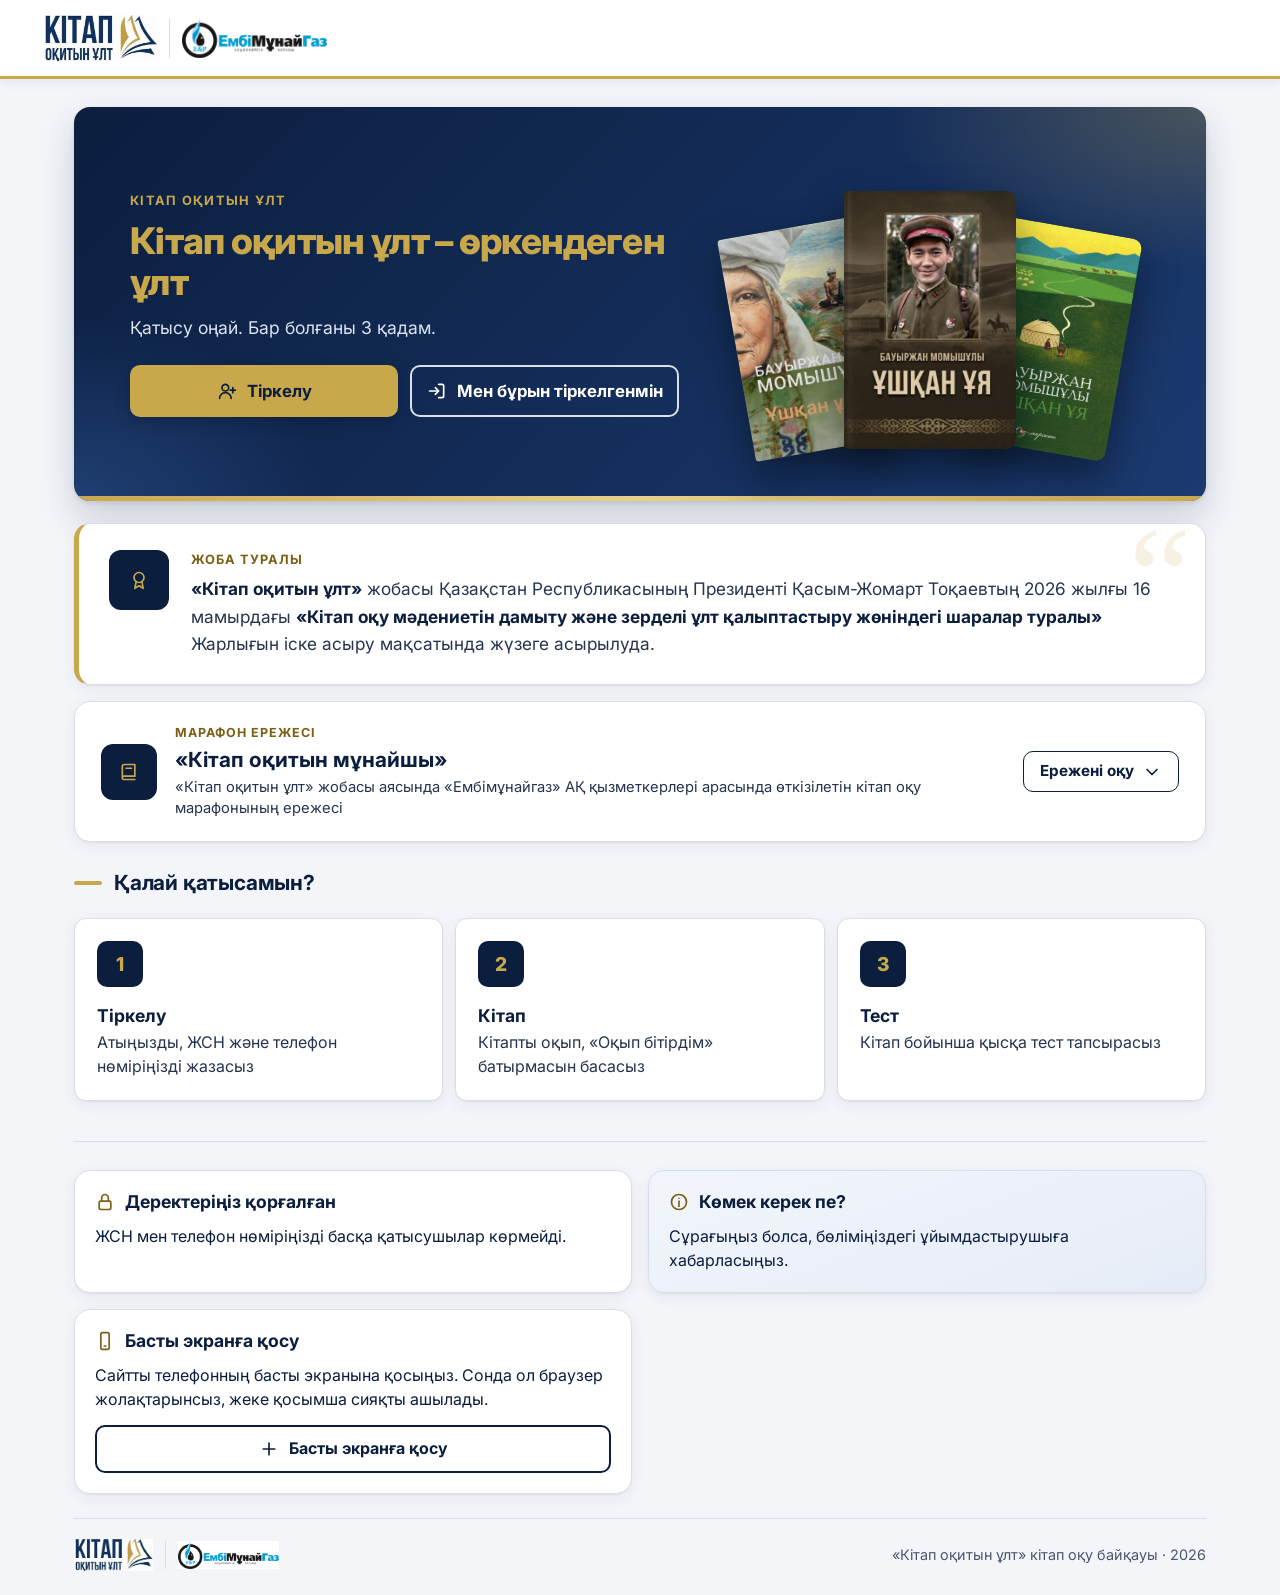
<file: index.html>
<!doctype html>
<html lang="kk">
<head>
  <meta charset="utf-8">
  <meta name="viewport" content="width=device-width, initial-scale=1, viewport-fit=cover">
  <meta name="theme-color" content="#FFFFFF">
  <meta name="description" content="Кітап оқу байқауы: тіркеліңіз, кітапты оқыңыз, тест тапсырыңыз.">
  <title>Кітап оқу байқауы</title>
  <link rel="icon" href="data:image/svg+xml,%3Csvg xmlns='http://www.w3.org/2000/svg' viewBox='0 0 32 32'%3E%3Crect width='32' height='32' rx='9' fill='%230B1E3E'/%3E%3Cpath d='M9 22V10a2 2 0 0 1 2-2h12v12H11a2 2 0 0 0 0 4h12' fill='none' stroke='%23fff' stroke-width='2.4' stroke-linecap='round' stroke-linejoin='round'/%3E%3C/svg%3E">
  <!-- Inter: Google Fonts css2 қазақ әріптеріне керек cyrillic және cyrillic-ext бөліктерін өзі қосады -->
  <link rel="preconnect" href="https://fonts.googleapis.com">
  <link rel="preconnect" href="https://fonts.gstatic.com" crossorigin>
  <link href="https://fonts.googleapis.com/css2?family=Inter:wght@400;500;600;700;800&display=swap" rel="stylesheet">
  <link rel="stylesheet" href="css/style.css">
  <link rel="manifest" href="manifest.json">
  <link rel="apple-touch-icon" href="img/icon-180.png">
  <meta name="mobile-web-app-capable" content="yes">
  <meta name="apple-mobile-web-app-capable" content="yes">
  <meta name="apple-mobile-web-app-title" content="Кітап оқу">
  <meta name="apple-mobile-web-app-status-bar-style" content="default">
</head>
<body data-page="home" class="guest">
  <header class="site-header" id="topbar"></header>

  <div class="app">

    <main class="main">

      <!-- 1. Қонақ: бастапқы бет -->
      <section id="view-welcome" hidden>
        <div class="welcome">
          <div class="hero reveal">
            <div class="hero-copy">
              <p class="hero-eyebrow" data-bind="title">Кітап оқу байқауы</p>
              <h1><span>Кітап оқитын ұлт – өркендеген ұлт</span></h1>
              <p class="hero-lead">Қатысу оңай. Бар болғаны 3 қадам.</p>
              <div class="alert alert-warn" id="reg-closed" hidden><i data-icon="info"></i><span>Тіркелу қазір жабық. Бұрын тіркелген болсаңыз, төмендегі батырма арқылы кіріңіз.</span></div>
              <div class="hero-actions">
                <button type="button" class="btn btn-gold btn-xl" data-go="register"><i data-icon="userplus"></i><span>Тіркелу</span></button>
                <button type="button" class="btn btn-outline-light btn-xl" data-go="login"><i data-icon="login"></i><span>Мен бұрын тіркелгенмін</span></button>
              </div>
            </div>
            <div class="hero-art" id="hero-art" aria-hidden="true"></div>
          </div>
          <div class="reveal" id="decree-slot"></div>
          <div class="reveal" id="rules-slot"></div>
          <h2 class="section-title reveal">Қалай қатысамын?</h2>
          <ol class="howto reveal">
            <li><span class="num">1</span><div><b>Тіркелу</b><span class="txt">Атыңызды, ЖСН және телефон нөміріңізді жазасыз</span></div></li>
            <li><span class="num">2</span><div><b>Кітап</b><span class="txt">Кітапты оқып, «Оқып бітірдім» батырмасын басасыз</span></div></li>
            <li><span class="num">3</span><div><b>Тест</b><span class="txt">Кітап бойынша қысқа тест тапсырасыз</span></div></li>
          </ol>
        </div>
      </section>

      <!-- 2. Тіркелу -->
      <section id="view-register" hidden>
        <form id="reg-form" class="card form reveal" novalidate>
          <button type="button" class="back-link" data-go="welcome"><i data-icon="arrowleft"></i><span>Артқа</span></button>
          <div><div class="step-pill"><b>1/3</b><span>Тіркелу</span></div></div>
          <h1>Тіркелу</h1>
          <p class="lead">Төмендегі 4 жолды толтырыңыз.</p>

          <div class="field" data-field="fullName">
            <label for="f-name">1. Аты-жөніңіз</label>
            <p class="hint">Тегі, аты, әкесінің аты</p>
            <input class="input" id="f-name" type="text" autocomplete="name" autocapitalize="words" maxlength="100" placeholder="Серікұлы Нұрлан Асқарұлы">
            <p class="error" role="alert"></p>
          </div>

          <div class="field" data-field="workplace">
            <label for="f-wp">2. Жұмыс орныңыз</label>
            <select class="input select" id="f-wp"><option value="">— Тізімнен таңдаңыз —</option></select>
            <p class="error" role="alert"></p>
          </div>
          <div class="field" data-field="workplaceOther" hidden>
            <label for="f-wp-other">Жұмыс орныңыздың атауы</label>
            <input class="input" id="f-wp-other" type="text" maxlength="100">
            <p class="error" role="alert"></p>
          </div>

          <div class="field" data-field="iin">
            <label for="f-iin">3. ЖСН</label>
            <p class="hint">Жеке куәлігіңіздегі 12 сан</p>
            <div class="input-wrap">
              <input class="input input-num" id="f-iin" type="text" inputmode="numeric" pattern="[0-9]*" autocomplete="off" maxlength="12" placeholder="12 сан">
              <span class="counter" id="iin-counter" aria-hidden="true">0/12</span>
            </div>
            <p class="error" role="alert"></p>
          </div>

          <div class="field" data-field="phone">
            <label for="f-phone">4. Телефон нөміріңіз</label>
            <input class="input input-num" id="f-phone" type="tel" inputmode="numeric" autocomplete="tel" placeholder="+7 (7__) ___-__-__">
            <p class="error" role="alert"></p>
          </div>

          <div class="field" data-field="consent">
            <label class="check">
              <input type="checkbox" id="f-consent">
              <span class="box"><i data-icon="check"></i></span>
              <span>Деректерімді байқау мақсатында өңдеуге келісемін</span>
            </label>
            <p class="error" role="alert"></p>
          </div>

          <p class="form-error" id="reg-error" role="alert" hidden></p>
          <button type="submit" class="btn btn-primary btn-xl"><i data-icon="check"></i><span>Тіркелу</span></button>
        </form>
      </section>

      <!-- 3. ЖСН арқылы қайта кіру -->
      <section id="view-login" hidden>
        <form id="login-form" class="card form reveal" novalidate>
          <button type="button" class="back-link" data-go="welcome"><i data-icon="arrowleft"></i><span>Артқа</span></button>
          <h1>Қайта кіру</h1>
          <p class="lead">Тіркелген кезде жазған ЖСН-ді енгізіңіз.</p>

          <div class="field" data-field="loginIin">
            <label for="l-iin">ЖСН</label>
            <p class="hint">Жеке куәлігіңіздегі 12 сан</p>
            <div class="input-wrap">
              <input class="input input-num" id="l-iin" type="text" inputmode="numeric" pattern="[0-9]*" autocomplete="off" maxlength="12" placeholder="12 сан">
              <span class="counter" id="l-iin-counter" aria-hidden="true">0/12</span>
            </div>
            <p class="error" role="alert"></p>
          </div>

          <p class="form-error" id="login-error" role="alert" hidden></p>
          <div class="stack">
            <button type="submit" class="btn btn-primary btn-xl"><i data-icon="login"></i><span>Кіру</span></button>
            <button type="button" class="btn btn-secondary" data-go="register"><i data-icon="userplus"></i><span>Мен әлі тіркелмегенмін</span></button>
          </div>
        </form>
      </section>

      <!-- Жоба туралы блок: бастапқы бетте де, қатысушының басты бетінде де көрсетіледі -->
      <template id="decree-tpl">
        <section class="decree" aria-labelledby="decree-title">
          <div class="decree-mark" aria-hidden="true"><i data-icon="award"></i></div>
          <div>
            <p class="decree-eyebrow" id="decree-title">Жоба туралы</p>
            <p class="decree-text"><b>«Кітап оқитын ұлт»</b> жобасы Қазақстан Республикасының Президенті Қасым-Жомарт Тоқаевтың 2026 жылғы 16 мамырдағы <b>«Кітап оқу мәдениетін дамыту және зерделі ұлт қалыптастыру жөніндегі шаралар туралы»</b> Жарлығын іске асыру мақсатында жүзеге асырылуда.</p>
          </div>
        </section>
      </template>

      <!-- «Кітап оқитын мұнайшы» марафонының ережесі: басты бетте ашылып-жиналады -->
      <template id="rules-tpl">
        <section class="rules" aria-labelledby="rules-title">
          <details class="rules-main">
            <summary class="rules-head">
              <span class="rules-mark" aria-hidden="true"><i data-icon="book"></i></span>
              <span class="rules-titles">
                <span class="rules-eyebrow">Марафон ережесі</span>
                <b class="rules-title" id="rules-title">«Кітап оқитын мұнайшы»</b>
                <span class="rules-sub">«Кітап оқитын ұлт» жобасы аясында «Ембімұнайгаз» АҚ қызметкерлері арасында өткізілетін кітап оқу марафонының ережесі</span>
              </span>
              <span class="rules-toggle"><span class="when-closed">Ережені оқу</span><span class="when-open">Жабу</span><i data-icon="chevron-down"></i></span>
            </summary>
            <div class="rules-content">
          <details class="rules-sec"><summary><span class="rules-num">1</span><span>Жалпы ережелер</span><i data-icon="chevron-down"></i></summary><div class="rules-body">
            <p><b class="rules-pt">1.1.</b> «Кітап оқитын мұнайшы» кітап оқу марафоны (бұдан әрі – Марафон) «Кітап оқитын ұлт» жобасы аясында «Ембімұнайгаз» АҚ қызметкерлерінің кітап оқуға қызығушылығын арттыру, ұжымда оқу мәдениетін қалыптастыру және рухани-интеллектуалдық дамуына ықпал ету мақсатында ұйымдастырылады.</p>
            <p><b class="rules-pt">1.2.</b> Марафонға «Ембімұнайгаз» АҚ-ның барлық құрылымдық бөлімшелері мен орталық аппаратының қызметкерлері қатыса алады.</p>
            <p><b class="rules-pt">1.3.</b> Марафонның өткізілу мерзімі мен кезеңдерінің нақты күндерін ұйымдастыру комиссиясы белгілейді және қатысушыларға алдын ала хабарлайды.</p>
            <p><b class="rules-pt">1.4.</b> Марафон аясында оқылатын шығарма ұйымдастырушылар тарапынан белгіленіп, қатысушыларға алдын ала жарияланады.</p>
            <p><b class="rules-pt">1.5.</b> Марафон екі кезеңнен тұрады: бірінші кезең – онлайн іріктеу тестілеуі, екінші кезең – сараптау алқасының қатысуымен өткізілетін офлайн ауызша сынақ.</p>
            <p><b class="rules-pt">1.6.</b> Марафонға қатысу ерікті және тегін.</p>
            <p><b class="rules-pt">1.7.</b> Марафонның ұйымдастырушысы – «Ембімұнайгаз» АҚ.</p>
          </div></details>
          <details class="rules-sec"><summary><span class="rules-num">2</span><span>Марафонның мақсаты мен міндеттері</span><i data-icon="chevron-down"></i></summary><div class="rules-body">
            <p><b class="rules-pt">2.1.</b> Мақсаты:</p>
            <p>Мұнайшылар арасында кітап оқу мәдениетін дамыту, көркем әдебиет арқылы ұлттық құндылықтарды насихаттау, қызметкерлердің зияткерлік және рухани әлеуетін арттыру.</p>
            <p><b class="rules-pt">2.2.</b> Міндеттері:</p>
            <ul>
              <li>Қызметкерлерді жүйелі кітап оқуға ынталандыру</li>
              <li>Ұжымда әдебиетке қызығушылық танытатын белсенді оқырмандар ортасын қалыптастыру</li>
              <li>Ұлттық тәрбие, отбасылық құндылықтар, адамгершілік және отаншылдық идеяларын дәріптеу</li>
              <li>Құрылымдық бөлімшелер арасында рухани-танымдық бәсекелестік қалыптастыру</li>
              <li>Белсенді оқырмандарды анықтап, ынталандыру</li>
              <li>Кітап оқуды компанияның корпоративтік мәдениетінің бір бөлігіне айналдыру</li>
            </ul>
          </div></details>
          <details class="rules-sec"><summary><span class="rules-num">3</span><span>Қатысушылар және тіркелу тәртібі</span><i data-icon="chevron-down"></i></summary><div class="rules-body">
            <p><b class="rules-pt">3.1.</b> Марафонға компанияның барлық қызметкерлері еңбек өтіліне, жасына және атқаратын қызметіне қарамастан қатыса алады.</p>
            <p><b class="rules-pt">3.2.</b> Қатысушылар ұйымдастырушылар ұсынған арнайы онлайн платформа арқылы тіркеледі.</p>
            <p><b class="rules-pt">3.3.</b> Тіркелу барысында қатысушы мына мәліметтерді көрсетеді:</p>
            <ul>
              <li>Аты-жөні</li>
              <li>Құрылымдық бөлімшесі немесе басқармасы</li>
              <li>Байланыс телефоны</li>
            </ul>
            <p><b class="rules-pt">3.4.</b> Әр қызметкер марафонға бір рет қана тіркеле алады. Қайталанған тіркеулер есепке алынбайды.</p>
            <p><b class="rules-pt">3.5.</b> Қатысушылар шығарманы қағаз немесе электрондық форматта оқи алады.</p>
            <p><b class="rules-pt">3.6.</b> Әр құрылымдық бөлімше қызметкерлерінің марафонға қатысуын ұйымдастыруға және ақпараттандыруға жауапты тұлға белгілейді.</p>
            <p><b class="rules-pt">3.7.</b> Қатысушылардың жеке деректері марафонды ұйымдастыру, нәтижелерді есептеу және марапаттау мақсатында қолданыстағы заңнама талаптарына сәйкес өңделеді.</p>
          </div></details>
          <details class="rules-sec"><summary><span class="rules-num">4</span><span>Марафонның өткізілу тәртібі</span><i data-icon="chevron-down"></i></summary><div class="rules-body">
            <h4>4.1. Бірінші кезең – онлайн іріктеу тестілеуі</h4>
            <p><b class="rules-pt">4.1.1.</b> Бірінші кезеңге онлайн платформада тіркелген барлық қатысушылар жіберіледі.</p>
            <p><b class="rules-pt">4.1.2.</b> Тестілеу арнайы онлайн платформада өткізіледі. Қатысушылар тест тапсырмаларын жеке электрондық құрылғылары арқылы орындайды.</p>
            <p><b class="rules-pt">4.1.3.</b> Тест сұрақтары марафон аясында оқуға ұсынылған шығарманың мазмұны негізінде әзірленеді.</p>
            <p><b class="rules-pt">4.1.4.</b> Тестілеу сұрақтарының саны, жауап нұсқалары, бағалау жүйесі және уақыт шектеуі ұйымдастыру комиссиясымен алдын ала бекітіледі.</p>
            <p><b class="rules-pt">4.1.5.</b> Әр қатысушы тестілеуден бір рет өтеді.</p>
            <p><b class="rules-pt">4.1.6.</b> Тестілеудің әділдігін қамтамасыз ету мақсатында сұрақтар мен жауап нұсқалары қатысушыларға кездейсоқ ретпен ұсынылады. Техникалық мүмкіндік болған жағдайда сұрақтар бірыңғай қордан кездейсоқ іріктеледі.</p>
            <p><b class="rules-pt">4.1.7.</b> Қатысушылардың нәтижелері онлайн платформада автоматты түрде тіркеледі.</p>
            <p><b class="rules-pt">4.1.8.</b> Бірінші кезеңнің қорытындысы бойынша ең жоғары нәтиже көрсеткен қатысушылар екінші кезеңге жолдама алады.</p>
            <p><b class="rules-pt">4.1.9.</b> Финалдық кезеңге өтетін қатысушылар саны мен іріктеу тәртібі ұйымдастыру комиссиясымен алдын ала белгіленіп, бірінші кезең басталғанға дейін жарияланады.</p>
            <p><b class="rules-pt">4.1.10.</b> Ұпайлары тең болған жағдайда тестілеуді орындауға жұмсалған уақыт ескеріледі. Қажет болған жағдайда қосымша іріктеу тапсырмалары ұсынылады.</p>
            <p><b class="rules-pt">4.1.11.</b> Бірінші кезеңнің қорытындысы ұйымдастыру комиссиясының хаттамасымен бекітіледі.</p>
            <h4>4.2. Екінші кезең – офлайн ауызша сынақ</h4>
            <p><b class="rules-pt">4.2.1.</b> Екінші кезеңге бірінші кезеңнің қорытындысы бойынша іріктелген қатысушылар жіберіледі.</p>
            <p><b class="rules-pt">4.2.2.</b> Финалдық кезең Атырау қаласында, арнайы құрылған сараптау алқасының қатысуымен офлайн форматта өткізіледі.</p>
            <p><b class="rules-pt">4.2.3.</b> Финалдық сынақ қатысушылардың шығарманы қаншалықты терең меңгергенін, мазмұнын түсінуін, негізгі идеяларын талдай білуін және өз ойын жүйелі жеткізу қабілетін анықтауға бағытталады.</p>
            <p><b class="rules-pt">4.2.4.</b> Финалистер алдын ала әзірленген сұрақтар топтамасынан билет таңдау арқылы ауызша сынақ тапсырады.</p>
            <p><b class="rules-pt">4.2.5.</b> Әр билетте шығарма мазмұнына, кейіпкерлеріне, оқиғалар желісіне, авторлық идеяға және көркемдік ерекшеліктерге қатысты сұрақтар қамтылады.</p>
            <p><b class="rules-pt">4.2.6.</b> Билеттердегі сұрақтар саны, жауап беруге дайындалу және жауап беру уақыты ұйымдастыру комиссиясымен алдын ала бекітіледі.</p>
            <p><b class="rules-pt">4.2.7.</b> Қатысушылардың жауаптарын сараптау алқасының мүшелері белгіленген бағалау өлшемшарттары бойынша жеке бағалайды.</p>
            <p><b class="rules-pt">4.2.8.</b> Бағалау барысында төмендегі өлшемшарттар ескеріледі:</p>
            <ul>
              <li>Шығарма мазмұнын меңгеру деңгейі</li>
              <li>Оқиғалар мен кейіпкерлерді дұрыс сипаттау</li>
              <li>Шығарманың негізгі идеясы мен авторлық ұстанымды түсіну</li>
              <li>Сұрақтарға нақты әрі дәлелді жауап беру</li>
              <li>Ойын жүйелі және сауатты жеткізу</li>
            </ul>
            <p><b class="rules-pt">4.2.9.</b> Әр өлшемшарт бойынша берілетін ең жоғары балл мен жалпы бағалау жүйесі ұйымдастыру комиссиясымен алдын ала бекітіледі.</p>
            <p><b class="rules-pt">4.2.10.</b> Сараптау алқасының мүшелері қатысушылардың жауаптарын жеке бағалап, нәтижелерін бағалау парақтарына енгізеді. Қорытынды балл сарапшылар қойған ұпайлардың орташа арифметикалық мәні негізінде анықталады.</p>
            <p><b class="rules-pt">4.2.11.</b> Сараптау алқасы қажет болған жағдайда қатысушының жауабын нақтылау мақсатында қосымша сұрақтар қоя алады. Қосымша сұрақтар барлық қатысушыларға тең талаптар негізінде ұсынылады.</p>
            <p><b class="rules-pt">4.2.12.</b> Бірінші кезеңде жинаған ұпайлар финалдық нәтижеге қосылмайды.</p>
            <p><b class="rules-pt">4.2.13.</b> Финалдық кезеңнің қорытындысы бойынша жоғары нәтиже көрсеткен қатысушылар жүлделі орындарға ие болады.</p>
            <p><b class="rules-pt">4.2.14.</b> Қатысушылардың қорытынды ұпайлары тең болған жағдайда сараптау алқасы қосымша сұрақтар арқылы олардың орындарын анықтайды.</p>
            <p><b class="rules-pt">4.2.15.</b> Финалдық кезеңнің нәтижелері сараптау алқасының қорытындысы негізінде ұйымдастыру комиссиясының хаттамасымен бекітіледі.</p>
          </div></details>
          <details class="rules-sec"><summary><span class="rules-num">5</span><span>Жеңімпаздарды анықтау және марапаттау</span><i data-icon="chevron-down"></i></summary><div class="rules-body">
            <p><b class="rules-pt">5.1.</b> Марафон қорытындысы бойынша жеке және ұжымдық номинациялар бойынша жеңімпаздар анықталады.</p>
            <h4>5.2. Жүлделі орындар</h4>
            <p><b class="rules-pt">5.2.1.</b> Марафонның финалдық кезеңінде сараптау алқасының бағалауы бойынша жоғары нәтиже көрсеткен қатысушылар жүлделі орындарға ие болады.</p>
            <p><b class="rules-pt">5.2.2.</b> Жүлделі орындардың саны мен әр орын бойынша марапатталатын қатысушылар саны ұйымдастыру комиссиясының шешімімен алдын ала белгіленеді.</p>
            <p><b class="rules-pt">5.2.3.</b> Жүлделі орын иегерлері дипломдармен және бағалы сыйлықтармен марапатталады.</p>
            <h4>5.3. Арнайы жеке номинациялар</h4>
            <p class="rules-nom">«Үздік оқырман»</p>
            <p>Негізгі жүлделі орындарға енбеген қатысушылар арасынан финалдық кезеңде жоғары нәтиже көрсеткен оқырманға беріледі.</p>
            <p class="rules-nom">«Белсенді оқырман»</p>
            <p>Марафонның ақпараттық-танымдық іс-шараларына белсенді қатысқан, кітап оқуды насихаттауға үлес қосқан қызметкерге беріледі.</p>
            <p class="rules-nom">«Кітап жанашыры»</p>
            <p>Әріптестерін марафонға қатысуға ынталандырған, ұжым ішінде кітап оқу мәдениетін насихаттауға ерекше үлес қосқан қызметкерге беріледі.</p>
            <p>Арнайы номинациялардың иегерлері ұйымдастыру комиссиясының шешімімен анықталады.</p>
            <h4>5.4. Ұжымдық номинациялар</h4>
            <p class="rules-nom">«Ең белсенді басқарма»</p>
            <p>Марафонға тіркелген қызметкерлерінің үлесі ең жоғары құрылымдық бөлімшеге беріледі.</p>
            <p>Бұл номинация бойынша жеңімпаз бөлімшедегі жалпы қызметкерлер санына шаққандағы тіркелген қатысушылардың пайыздық көрсеткіші негізінде анықталады.</p>
            <p class="rules-nom">«Кітап оқитын ұжым»</p>
            <p>Бірінші кезең тестілеуіне қатысқан қызметкерлерінің үлесі ең жоғары құрылымдық бөлімшеге беріледі.</p>
            <p class="rules-nom">«Зияткер ұжым»</p>
            <p>Қызметкерлерінің бірінші кезеңдегі орташа тест нәтижесі ең жоғары құрылымдық бөлімшеге беріледі.</p>
            <p>Ұжымдық номинациялар бойынша жеңімпаздар арнайы дипломдармен және ұйымдастырушы белгілеген сыйлықтармен марапатталады.</p>
            <p><b class="rules-pt">5.5.</b> Ұжымдық номинациялардың әділдігін қамтамасыз ету үшін есептеуге алынатын қызметкерлер саны, қатысу көрсеткіштері және ең төменгі қатысушылар саны ұйымдастыру комиссиясымен алдын ала бекітіледі.</p>
            <p><b class="rules-pt">5.6.</b> Бір қатысушыға негізгі жүлделі орын мен арнайы жеке номинация қатар берілмейді.</p>
            <p><b class="rules-pt">5.7.</b> Марафонның финалистеріне қатысушы сертификаттары табысталуы мүмкін.</p>
          </div></details>
          <details class="rules-sec"><summary><span class="rules-num">6</span><span>Ұйымдастыру комиссиясы және сараптау алқасы</span><i data-icon="chevron-down"></i></summary><div class="rules-body">
            <p><b class="rules-pt">6.1.</b> Марафонды ұйымдастыру және өткізу үшін ұйымдастыру комиссиясы құрылады.</p>
            <p><b class="rules-pt">6.2.</b> Ұйымдастыру комиссиясының негізгі міндеттері:</p>
            <ul>
              <li>Марафонның өткізілу мерзімі мен тәртібін бекіту</li>
              <li>Оқуға ұсынылатын шығарманы белгілеу</li>
              <li>Онлайн платформаның жұмысын ұйымдастыру</li>
              <li>Қатысушыларды тіркеу және есепке алу</li>
              <li>Бірінші кезеңнің тест тапсырмаларын әзірлеу және олардың құпиялығын қамтамасыз ету</li>
              <li>Финалға өтетін қатысушылар санын және іріктеу талаптарын алдын ала бекіту</li>
              <li>Тестілеу барысын қадағалау</li>
              <li>Финалдық кезеңді ұйымдастыру</li>
              <li>Сараптау алқасының құрамын бекіту</li>
              <li>Даулы мәселелерді қарау</li>
              <li>Қорытынды хаттаманы рәсімдеу</li>
              <li>Марапаттау рәсімін ұйымдастыру</li>
            </ul>
            <p><b class="rules-pt">6.3.</b> Екінші кезеңдегі қатысушылардың білімін бағалау үшін әдебиеттанушылардан, қаламгерлерден, педагогтерден және өзге де білікті мамандардан сараптау алқасы жасақталуы мүмкін.</p>
            <p><b class="rules-pt">6.4.</b> Сараптау алқасы финалдық сынақтың сұрақтарын әзірлеуге қатысады, қатысушылардың жауаптарын бағалайды және жеңімпаздарды анықтау жөнінде қорытынды ұсынады.</p>
            <p><b class="rules-pt">6.5.</b> Сараптау алқасының мүшелері бағалау барысында бейтараптық пен әділдік қағидаттарын сақтауға міндетті.</p>
            <p><b class="rules-pt">6.6.</b> Тестілеу сұрақтары мен финалдық билеттер алдын ала жарияланбайды.</p>
            <p><b class="rules-pt">6.7.</b> Марафон барысында бөгде адамның көмегін пайдалану, басқа қатысушының атынан тапсырма орындау немесе нәтижені бұрмалау фактілері анықталған жағдайда ұйымдастыру комиссиясы қатысушының нәтижесін жоюға құқылы.</p>
            <p><b class="rules-pt">6.8.</b> Қатысушылар нәтижелерге қатысты шағымдарын қорытынды жарияланғаннан кейін ұйымдастыру комиссиясы белгілеген мерзімде жолдай алады.</p>
            <p><b class="rules-pt">6.9.</b> Ұйымдастыру комиссиясы шағымдарды қарап, тиісті шешім қабылдайды.</p>
          </div></details>
          <details class="rules-sec"><summary><span class="rules-num">7</span><span>Марафонның қорытындысын шығару</span><i data-icon="chevron-down"></i></summary><div class="rules-body">
            <p><b class="rules-pt">7.1.</b> Марафонның қорытындысы ұйымдастыру комиссиясы белгілеген мерзімде шығарылады.</p>
            <p><b class="rules-pt">7.2.</b> Қорытынды бойынша:</p>
            <ul>
              <li>Жеке жеңімпаздар мен жүлдегерлер анықталады</li>
              <li>Арнайы номинациялар иегерлері белгіленеді</li>
              <li>Ең белсенді құрылымдық бөлімшелер марапатталады</li>
              <li>Марафонға тіркелген қатысушылардың жалпы саны, тестілеуге қатысқан қызметкерлердің үлесі және басқа да белсенділік көрсеткіштері жарияланады</li>
            </ul>
            <p><b class="rules-pt">7.3.</b> Марафон жеңімпаздары мен жүлдегерлерін марапаттау рәсімі ұйымдастырушы бекіткен күні өткізіледі.</p>
            <p><b class="rules-pt">7.4.</b> Марафон нәтижелері компанияның корпоративтік ақпараттық арналары мен ресми ақпараттық ресурстарында жариялануы мүмкін.</p>
          </div></details>
          <details class="rules-sec"><summary><span class="rules-num">8</span><span>Қорытынды ережелер</span><i data-icon="chevron-down"></i></summary><div class="rules-body">
            <p><b class="rules-pt">8.1.</b> Осы Ереже марафонды ұйымдастырудың, өткізудің және жеңімпаздарды анықтаудың негізгі тәртібін белгілейді.</p>
            <p><b class="rules-pt">8.2.</b> Ұйымдастырушы тарап ұйымдастырушылық, техникалық немесе өзге де объективті мән-жайларға байланысты осы Ережеге өзгерістер мен толықтырулар енгізуге құқылы.</p>
            <p><b class="rules-pt">8.3.</b> Ережеге енгізілген өзгерістер қатысушыларға алдын ала хабарланады және олардың тең мүмкіндіктері мен бағалаудың әділдігі қағидаттарына қайшы келмеуге тиіс.</p>
            <p><b class="rules-pt">8.4.</b> Марафонға тіркелу қатысушының осы Ережемен танысып, оның талаптарын қабылдағанын білдіреді.</p>
            <p><b class="rules-pt">8.5.</b> Марафонның басты нәтижесі тек жеңімпаздарды анықтаумен шектелмейді. Жобаның негізгі құндылығы – мұнайшылар арасында кітап оқуды насихаттау, әдебиет арқылы рухани байланысты нығайту және ұжымда тұрақты оқу дәстүрін қалыптастыру.</p>
          </div></details>
            </div>
          </details>
        </section>
      </template>
      <!-- 4. Тіркелген қатысушының басты беті (app.js толтырады) -->
      <section id="view-home" hidden></section>

      <noscript><div class="alert alert-err">Сайт жұмыс істеуі үшін браузерде JavaScript қосулы болуы керек.</div></noscript>
    </main>

    <aside class="extras" id="extras"></aside>
  </div>

  <nav class="bottom-nav" id="bottom-nav" aria-label="Төменгі мәзір"></nav>

  <script src="js/config.js"></script>
  <script src="js/ui.js"></script>
  <script src="js/api.js"></script>
  <script src="js/app.js"></script>
</body>
</html>
</file>
<file: css/style.css>
/* ==========================================================
   Кітап оқу байқауы — ортақ стиль
   Қаріп: тек Inter. Негізгі өлшем 18px. Батырма биіктігі 60px.
   ========================================================== */

:root {
  /* Түстер логотиптен алынған: қою көк және алтын */
  --bg: #F3F5F9;
  --surface: #FFFFFF;
  --surface-2: #E9EDF4;
  --ink: #0B1E3E;
  --ink-2: #26344F;
  --muted: #4A5670;
  --line: #D9DEE8;
  --line-strong: #77839A;

  --accent: #0B1E3E;
  --accent-hover: #1A3566;
  --accent-soft: #E6ECF7;
  --accent-bright: #C9A84C;
  --gold: #C9A84C;
  --gold-hover: #B8963A;
  --gold-ink: #7A5F14;
  --hero-1: #0B1E3E;
  --hero-2: #1B3A70;

  --ok: #11703A;
  --ok-soft: #E1F4E8;
  --err: #B3261E;
  --err-soft: #FDE9E7;
  --warn: #7A5200;
  --warn-soft: #FFF3D1;
  --info: #1D4F91;
  --info-soft: #E4EEFB;

  --r-lg: 16px;
  --r: 12px;
  --r-sm: 10px;
  --sh-1: 0 1px 2px rgba(11, 30, 62, .06), 0 4px 16px rgba(11, 30, 62, .06);
  --sh-2: 0 2px 4px rgba(11, 30, 62, .10), 0 16px 36px rgba(11, 30, 62, .18);
  --font: 'Inter', sans-serif;
}

*, *::before, *::after { box-sizing: border-box; }

html {
  font-size: 16px;
  -webkit-text-size-adjust: 100%;
  text-size-adjust: 100%;
}

body {
  margin: 0;
  background: var(--bg);
  color: var(--ink);
  font-family: var(--font);
  font-size: 1rem;
  line-height: 1.5;
  -webkit-font-smoothing: antialiased;
  overflow-x: hidden;
}

h1, h2, h3, p { margin: 0; }
h1 { font-size: 1.7rem; line-height: 1.2; font-weight: 800; letter-spacing: -.02em; }
h2 { font-size: 1.3rem; line-height: 1.25; font-weight: 700; letter-spacing: -.01em; }
h3 { font-size: 1.1rem; line-height: 1.3; font-weight: 700; }
a { color: var(--accent); }
[hidden] { display: none !important; }

.lead { font-size: 1.1rem; color: var(--ink-2); margin-top: 8px; }
.muted { color: var(--muted); }
.small { font-size: .9rem; }
.eyebrow { font-weight: 700; color: var(--accent-hover); font-size: .95rem; margin-bottom: 6px; }
.ic { width: 24px; height: 24px; flex: none; }
.stack { display: grid; gap: 14px; }
.mt { margin-top: 20px; }
.mt-lg { margin-top: 28px; }

/* ---------- Беттің қаңқасы ---------- */
.app {
  min-height: 100vh;
  padding: 16px 16px calc(104px + env(safe-area-inset-bottom));
}
body.guest .app { padding-bottom: 32px; }
.main { min-width: 0; width: 100%; max-width: 720px; margin: 0 auto; }
.sidebar, .extras { display: none; }

.topbar {
  display: flex; align-items: center; justify-content: space-between;
  gap: 12px; margin-bottom: 20px;
}

.brand {
  display: flex; align-items: center; gap: 12px;
  text-decoration: none; color: var(--ink);
  font-weight: 800; font-size: 1.05rem; line-height: 1.2;
}
.brand-mark {
  width: 44px; height: 44px; border-radius: 14px; flex: none;
  background: var(--accent); color: #fff;
  display: grid; place-items: center;
}

.avatar {
  width: 48px; height: 48px; border-radius: 50%; flex: none;
  background: var(--accent); color: #fff;
  display: grid; place-items: center;
  font-weight: 800; font-size: 1.05rem;
}

/* Төменгі навигация (телефон) */
.bottom-nav {
  position: fixed; left: 0; right: 0; bottom: 0; z-index: 50;
  display: grid; grid-template-columns: repeat(4, 1fr); gap: 4px;
  padding: 8px 8px calc(8px + env(safe-area-inset-bottom));
  background: #fff; border-top: 1px solid var(--line);
  box-shadow: 0 -6px 24px rgba(11, 30, 62, .10);
}
.bottom-nav a {
  display: flex; flex-direction: column; align-items: center; justify-content: center; gap: 4px;
  min-height: 64px; padding: 6px 2px; border-radius: 14px;
  color: var(--ink-2); text-decoration: none; text-align: center;
  font-size: 14px; font-weight: 600; line-height: 1.15;
  -webkit-tap-highlight-color: transparent;
}
.bottom-nav a .ic { width: 28px; height: 28px; }
.bottom-nav a.active { color: var(--accent-hover); background: var(--accent-soft); font-weight: 700; }
body.guest .bottom-nav { display: none; }

/* Бүйір мәзірі (компьютер) */
.side-inner { display: flex; flex-direction: column; gap: 20px; height: 100%; }
.profile-card {
  display: flex; align-items: center; gap: 12px; padding: 16px;
  border-radius: var(--r); background: linear-gradient(160deg, #F2F5FB, #E3EAF6);
}
.profile-name { font-weight: 800; font-size: 1.1rem; line-height: 1.2; overflow-wrap: anywhere; }
.side-nav { display: flex; flex-direction: column; gap: 6px; }
.side-nav a, .side-nav button {
  font: inherit; font-weight: 600;
  display: flex; align-items: center; gap: 14px;
  min-height: 56px; padding: 0 14px; width: 100%;
  border: 0; border-radius: 14px; background: none; cursor: pointer;
  color: var(--ink-2); text-decoration: none; text-align: left;
  transition: background-color .15s ease;
}
.side-nav a:hover, .side-nav button:hover { background: var(--surface-2); }
.side-nav a.active { background: var(--accent-soft); color: var(--accent-hover); font-weight: 700; }
.side-foot { margin-top: auto; }

@media (min-width: 900px) {
  .app {
    display: grid; grid-template-columns: 260px minmax(0, 1fr); gap: 28px; align-items: start;
    max-width: 1380px; margin: 0 auto; padding: 24px;
  }
  body.guest .app { padding-bottom: 24px; }
  .sidebar {
    display: block; position: sticky; top: 24px; height: calc(100vh - 48px);
    background: #fff; border-radius: var(--r-lg); padding: 22px 16px; box-shadow: var(--sh-1);
    overflow-y: auto;
  }
  .bottom-nav, .topbar { display: none; }
  .main { max-width: 820px; }
  h1 { font-size: 2rem; }
}
@media (min-width: 1200px) {
  .app { grid-template-columns: 260px minmax(0, 1fr) 310px; }
  .extras { display: flex; flex-direction: column; gap: 18px; position: sticky; top: 24px; }
}

/* ---------- Карточка ---------- */
.card {
  background: var(--surface); border-radius: var(--r-lg); padding: 22px;
  box-shadow: var(--sh-1); border: 1px solid rgba(229, 218, 205, .7);
}
.card-soft { background: linear-gradient(160deg, #F2F5FB, #E6ECF7); border: 0; }
.card h3 { margin-bottom: 10px; display: flex; align-items: center; gap: 10px; }
.card h3 .ic { color: var(--accent); }
.page-head { margin-bottom: 20px; }
.section-title { margin: 28px 0 14px; }

/* ---------- Батырмалар ---------- */
.btn {
  font: inherit; font-size: 1.1rem; font-weight: 700; line-height: 1.2;
  display: inline-flex; align-items: center; justify-content: center; gap: 12px;
  min-height: 60px; padding: 14px 24px; width: 100%;
  border: 2px solid transparent; border-radius: 16px;
  text-decoration: none; text-align: center; cursor: pointer;
  transition: transform .15s ease, background-color .15s ease, box-shadow .15s ease;
  -webkit-tap-highlight-color: transparent;
}
.btn .ic { width: 26px; height: 26px; }
.btn:active { transform: scale(.98); }
.btn:focus-visible, .side-nav a:focus-visible, .side-nav button:focus-visible, .bottom-nav a:focus-visible, .back-link:focus-visible {
  outline: 3px solid var(--ink); outline-offset: 3px;
}
.btn-primary { background: var(--accent); color: #fff; box-shadow: 0 6px 18px rgba(11, 30, 62, .28); }
.btn-primary:hover { background: var(--accent-hover); }
.btn-secondary { background: #fff; color: var(--accent-hover); border-color: var(--accent); }
.btn-secondary:hover { background: var(--accent-soft); }
.btn-success { background: var(--ok); color: #fff; box-shadow: 0 6px 18px rgba(17, 112, 58, .26); }
.btn-ghost { background: #fff; color: var(--ink-2); border-color: var(--line-strong); }
.btn-ghost:hover { background: var(--surface-2); }
.btn-danger { background: var(--err); color: #fff; }
.btn-light { background: #fff; color: var(--hero-1); }
.btn-light:hover { background: #FFF1E3; }
.btn-xl { min-height: 68px; font-size: 1.2rem; }
.btn-sm { min-height: 48px; padding: 10px 18px; font-size: 1rem; width: auto; }
.btn[disabled] { opacity: .7; cursor: not-allowed; transform: none; }

.back-link {
  font: inherit; font-weight: 700; color: var(--ink-2);
  display: inline-flex; align-items: center; gap: 8px;
  min-height: 56px; padding: 0 16px 0 10px; margin: -8px 0 8px -10px;
  background: none; border: 0; border-radius: 14px; cursor: pointer; text-decoration: none;
}
.back-link:hover { background: var(--surface-2); }

.spin {
  width: 22px; height: 22px; flex: none; border-radius: 50%;
  border: 3px solid currentColor; border-right-color: transparent;
  animation: spin .8s linear infinite;
}
@keyframes spin { to { transform: rotate(360deg); } }

/* ---------- Қадам белгісі ---------- */
.step-pill {
  display: inline-flex; align-items: center; gap: 10px;
  padding: 6px 16px 6px 6px; margin-bottom: 14px; border-radius: 999px;
  background: var(--accent-soft); color: var(--accent-hover); font-weight: 700;
}
.step-pill b { background: var(--accent); color: #fff; border-radius: 999px; padding: 3px 12px; font-weight: 800; }

.steps { list-style: none; margin: 0 0 20px; padding: 0; display: grid; grid-template-columns: repeat(3, 1fr); gap: 8px; }
.steps li {
  display: flex; flex-direction: column; align-items: center; gap: 6px;
  padding: 12px 6px; border-radius: var(--r); background: #fff; border: 2px solid var(--line);
  text-align: center; font-weight: 700; color: var(--ink-2);
}
.step-dot {
  width: 40px; height: 40px; border-radius: 50%; display: grid; place-items: center;
  background: var(--surface-2); color: var(--muted); font-weight: 800;
}
.steps li.done { border-color: #A9D8BA; color: var(--ok); }
.steps li.done .step-dot { background: var(--ok); color: #fff; }
.steps li.current { border-color: var(--accent); background: var(--accent-soft); color: var(--accent-hover); }
.steps li.current .step-dot { background: var(--accent); color: #fff; }
@media (min-width: 600px) { .steps li { flex-direction: row; justify-content: center; gap: 12px; } }

/* ---------- Пішін (форма) ---------- */
.form { max-width: 600px; margin: 0 auto; }
.form .lead { margin-bottom: 22px; }
.field { margin-bottom: 22px; }
.field > label { display: block; font-weight: 700; font-size: 1.05rem; margin-bottom: 4px; }
.hint { margin: 0 0 8px; color: var(--muted); }
.input {
  font: inherit; font-size: 1.15rem; color: var(--ink);
  display: block; width: 100%; min-height: 60px; padding: 12px 16px;
  background: #fff; border: 2px solid var(--line-strong); border-radius: var(--r-sm);
  transition: border-color .15s ease, box-shadow .15s ease;
  -webkit-appearance: none; appearance: none;
}
textarea.input { min-height: 120px; line-height: 1.45; resize: vertical; }
.input::placeholder { color: #6B768C; }
.input:focus { outline: none; border-color: var(--accent); box-shadow: 0 0 0 4px rgba(11, 30, 62, .18); }
.select {
  padding-right: 52px;
  background-image: url("data:image/svg+xml,%3Csvg xmlns='http://www.w3.org/2000/svg' viewBox='0 0 24 24' fill='none' stroke='%230B1E3E' stroke-width='2.5' stroke-linecap='round' stroke-linejoin='round'%3E%3Cpath d='m6 9 6 6 6-6'/%3E%3C/svg%3E");
  background-repeat: no-repeat; background-position: right 16px center; background-size: 24px;
}
.input-num { font-variant-numeric: tabular-nums; letter-spacing: .06em; }
.input-wrap { position: relative; }
.input-wrap .input { padding-right: 86px; }
.counter {
  position: absolute; right: 16px; top: 50%; transform: translateY(-50%);
  color: var(--muted); font-weight: 700; pointer-events: none; font-variant-numeric: tabular-nums;
}
.counter.full { color: var(--ok); }

.error { display: none; margin-top: 8px; color: var(--err); font-weight: 600; }
.field.invalid .input { border-color: var(--err); background-color: var(--err-soft); }
.field.invalid .error { display: flex; gap: 8px; align-items: flex-start; }
.field.invalid .error .ic { margin-top: 2px; }
.form-error {
  display: flex; gap: 12px; align-items: flex-start;
  padding: 16px; margin-bottom: 18px; border-radius: var(--r-sm);
  background: var(--err-soft); color: var(--err); font-weight: 600;
}

.field > label.check, .check {
  display: flex; gap: 14px; align-items: center; cursor: pointer;
  font-weight: 600; padding: 14px; margin: 0; min-height: 64px;
  border: 2px solid var(--line-strong); border-radius: var(--r-sm); background: #fff;
}
.check input { position: absolute; opacity: 0; width: 1px; height: 1px; }
.check .box {
  flex: none; width: 34px; height: 34px; border-radius: 9px;
  border: 2px solid var(--line-strong); background: #fff; color: transparent;
  display: grid; place-items: center; transition: background-color .15s ease;
}
.check input:checked + .box { background: var(--accent); border-color: var(--accent); color: #fff; }
.check input:focus-visible + .box { outline: 3px solid var(--ink); outline-offset: 2px; }
.field.invalid .check { border-color: var(--err); background: var(--err-soft); }

/* ---------- Хабарлама жолақтары ---------- */
.alert {
  display: flex; gap: 14px; align-items: flex-start;
  padding: 18px; border-radius: var(--r); font-weight: 600;
}
.alert .ic { width: 28px; height: 28px; }
.alert-info { background: var(--info-soft); color: var(--info); }
.alert-ok { background: var(--ok-soft); color: var(--ok); }
.alert-warn { background: var(--warn-soft); color: var(--warn); }
.alert-err { background: var(--err-soft); color: var(--err); }

.state { text-align: center; padding: 34px 22px; }
.state h1, .state h2 { margin-bottom: 10px; }
.state p { color: var(--ink-2); font-size: 1.1rem; }
.state .btn { margin-top: 24px; }
.state-icon {
  width: 92px; height: 92px; border-radius: 50%; margin: 0 auto 20px;
  display: grid; place-items: center;
}
.state-icon .ic { width: 46px; height: 46px; }
.tone-accent { background: var(--accent-soft); color: var(--accent-hover); }
.tone-ok { background: var(--ok-soft); color: var(--ok); }
.tone-warn { background: var(--warn-soft); color: var(--warn); }
.tone-info { background: var(--info-soft); color: var(--info); }
.tone-err { background: var(--err-soft); color: var(--err); }

/* ---------- Кітап мұқабасы (суретсіз, CSS арқылы) ---------- */
.cover {
  --c1: #8A3B12; --c2: #3F1A08;
  position: relative; width: 100%; aspect-ratio: 2 / 3; overflow: hidden;
  container-type: inline-size;
  display: flex; flex-direction: column; justify-content: space-between;
  padding: 12% 10% 10% 16%;
  border-radius: 6px 14px 14px 6px; color: #fff;
  background: linear-gradient(155deg, var(--c1), var(--c2));
  box-shadow: 0 10px 24px rgba(40, 20, 5, .35), inset 0 0 0 1px rgba(255, 255, 255, .08);
}
.cover::before {
  content: ""; position: absolute; left: 0; top: 0; bottom: 0; width: 8%;
  background: linear-gradient(90deg, rgba(0, 0, 0, .28), rgba(0, 0, 0, .05));
}
.cover::after {
  content: ""; position: absolute; right: -30%; bottom: -18%; width: 90%; aspect-ratio: 1;
  border-radius: 50%; background: rgba(255, 255, 255, .09);
}
.cover-author { position: relative; z-index: 1; font-size: 12px; font-size: 7.5cqw; font-weight: 600; opacity: .92; line-height: 1.2; }
.cover-title { position: relative; z-index: 1; font-size: 18px; font-size: 12.5cqw; font-weight: 800; line-height: 1.12; letter-spacing: -.01em; overflow-wrap: anywhere; }
.cover-line { position: relative; z-index: 1; width: 34%; height: 4px; border-radius: 4px; background: var(--accent-bright); }
.cover img { position: absolute; inset: 0; width: 100%; height: 100%; object-fit: cover; z-index: 2; }

/* ---------- Басты бет ---------- */
.hero-book {
  position: relative; overflow: hidden;
  display: grid; grid-template-columns: 112px minmax(0, 1fr); gap: 18px; align-items: center;
  padding: 22px; border-radius: var(--r-lg); color: #fff;
  background: linear-gradient(135deg, var(--hero-1), var(--hero-2));
  box-shadow: var(--sh-2);
}
.hero-book::after {
  content: ""; position: absolute; right: -70px; top: -70px; width: 220px; height: 220px;
  border-radius: 50%; background: rgba(255, 255, 255, .07); pointer-events: none;
}
.hero-label { font-weight: 700; color: #FFD9B5; font-size: .9rem; margin-bottom: 6px; }
.hero-book h2 { color: #fff; font-size: 1.35rem; overflow-wrap: anywhere; }
.hero-author { color: #F6E3D2; margin-top: 4px; }
.hero-status {
  grid-column: 1 / -1; display: flex; gap: 12px; align-items: flex-start;
  padding: 14px 16px; border-radius: var(--r-sm); background: rgba(255, 255, 255, .13); font-weight: 600;
}
.hero-book .btn { grid-column: 1 / -1; position: relative; z-index: 1; }
@media (min-width: 640px) {
  .hero-book { grid-template-columns: 150px minmax(0, 1fr); padding: 28px; gap: 24px; }
  .hero-book h2 { font-size: 1.6rem; }
}

.book-grid { display: grid; grid-template-columns: repeat(auto-fill, minmax(140px, 1fr)); gap: 18px; }
.book-tile { text-decoration: none; color: var(--ink); display: block; transition: transform .2s ease; }
.book-tile:hover { transform: translateY(-4px); }
.book-tile-title { font-weight: 700; margin-top: 12px; line-height: 1.25; }
.book-tile-author { color: var(--muted); font-size: .9rem; }

/* Қонаққа арналған бастапқы бет */
.welcome { max-width: 600px; margin: 0 auto; }
.logo-card {
  aspect-ratio: 2.3 / 1; max-width: 420px; margin: 0 auto 24px; overflow: hidden;
  background: #fff; border-radius: var(--r-lg); box-shadow: var(--sh-1);
}
.logo-card img { display: block; width: 100%; height: 100%; object-fit: cover; }
.welcome-art { display: flex; justify-content: center; align-items: flex-end; height: 190px; margin-bottom: 26px; }
.welcome-art .cover { width: 104px; flex: none; }
.welcome-art .cover:nth-child(1) { transform: rotate(-9deg) translate(22px, 10px); }
.welcome-art .cover:nth-child(2) { width: 122px; z-index: 2; }
.welcome-art .cover:nth-child(3) { transform: rotate(9deg) translate(-22px, 10px); }
.howto { list-style: none; margin: 22px 0 26px; padding: 0; display: grid; gap: 12px; }
.howto li {
  display: flex; gap: 16px; align-items: center;
  padding: 16px; border-radius: var(--r); background: #fff; box-shadow: var(--sh-1);
}
.howto .num {
  width: 46px; height: 46px; border-radius: 50%; flex: none;
  display: grid; place-items: center; background: var(--accent); color: #fff; font-weight: 800; font-size: 1.2rem;
}
.howto b { display: block; font-size: 1.1rem; }
.howto span.txt { color: var(--ink-2); }

/* ---------- Кітап беті ---------- */
.book-detail { display: grid; gap: 22px; }
.book-cover-wrap { width: 190px; margin: 0 auto; }
.book-author { color: var(--ink-2); font-weight: 600; margin-top: 6px; font-size: 1.1rem; }
.book-desc { margin-top: 14px; color: var(--ink-2); white-space: pre-line; }
.actions { display: grid; gap: 14px; margin-top: 22px; }
@media (min-width: 700px) {
  .book-detail { grid-template-columns: 230px minmax(0, 1fr); gap: 30px; align-items: start; padding: 30px; }
  .book-cover-wrap { width: 100%; }
}

/* ---------- Нәтиже және рейтинг ---------- */
.score-card {
  text-align: center; color: #fff; padding: 30px 22px; border-radius: var(--r-lg);
  background: linear-gradient(135deg, var(--hero-1), var(--hero-2)); box-shadow: var(--sh-2);
}
.score-big { font-size: 4.2rem; font-weight: 800; line-height: 1; letter-spacing: -.03em; }
.score-cheer { font-size: 1.15rem; font-weight: 700; margin-top: 14px; }
.score-meta { display: grid; grid-template-columns: repeat(2, 1fr); gap: 10px; margin-top: 20px; }
.score-meta div { background: rgba(255, 255, 255, .14); border-radius: var(--r-sm); padding: 14px 8px; }
.score-meta b { display: block; font-size: 1.5rem; }

.timeline { list-style: none; margin: 0; padding: 0; }
.timeline li { display: grid; grid-template-columns: 44px minmax(0, 1fr); gap: 14px; padding: 12px 0; align-items: center; }
.timeline li + li { border-top: 1px solid var(--line); }
.tl-dot {
  width: 44px; height: 44px; border-radius: 50%; display: grid; place-items: center;
  background: var(--surface-2); color: var(--muted);
}
.timeline li.done .tl-dot { background: var(--ok); color: #fff; }
.tl-title { font-weight: 700; }
.tl-date { color: var(--muted); }

.rank-list { list-style: none; margin: 0; padding: 0; display: grid; gap: 10px; }
.rank-item {
  display: grid; grid-template-columns: 46px minmax(0, 1fr) auto; gap: 14px; align-items: center;
  padding: 14px 16px; border-radius: var(--r); background: #fff; box-shadow: var(--sh-1);
}
.rank-pos {
  width: 46px; height: 46px; border-radius: 50%; display: grid; place-items: center;
  background: var(--surface-2); color: var(--ink-2); font-weight: 800;
}
.rank-item.top1 .rank-pos { background: #F2B417; color: #3A2A00; }
.rank-item.top2 .rank-pos { background: #C5CBD3; color: #23282E; }
.rank-item.top3 .rank-pos { background: #DB955C; color: #3A1E05; }
.rank-name { font-weight: 700; line-height: 1.25; overflow-wrap: anywhere; }
.rank-wp { color: var(--muted); font-size: .9rem; overflow-wrap: anywhere; }
.rank-score { font-weight: 800; font-size: 1.35rem; color: var(--accent-hover); white-space: nowrap; }

.mini-rank { list-style: none; margin: 0; padding: 0; }
.mini-rank li { display: grid; grid-template-columns: 32px minmax(0, 1fr) auto; gap: 10px; align-items: center; padding: 10px 0; }
.mini-rank li + li { border-top: 1px solid var(--line); }
.mini-rank .pos { font-weight: 800; color: var(--accent-hover); }
.mini-rank .nm { font-weight: 600; font-size: .9rem; line-height: 1.25; overflow-wrap: anywhere; }
.mini-rank .sc { font-weight: 800; }

.kv { list-style: none; margin: 0; padding: 0; }
.kv li { display: flex; justify-content: space-between; gap: 12px; padding: 10px 0; }
.kv li + li { border-top: 1px solid var(--line); }
.kv b { text-align: right; }

/* ---------- Сұрау терезесі, хабарламалар ---------- */
.modal-backdrop {
  position: fixed; inset: 0; z-index: 100; padding: 0;
  display: flex; align-items: flex-end; justify-content: center;
  background: rgba(28, 23, 20, .6); animation: fade .18s ease both;
}
.modal {
  width: 100%; max-width: 520px; text-align: center;
  padding: 28px 22px calc(22px + env(safe-area-inset-bottom));
  background: #fff; border-radius: 26px 26px 0 0; box-shadow: var(--sh-2);
  animation: sheet .28s cubic-bezier(.2, .8, .2, 1) both;
}
.modal h2 { font-size: 1.45rem; }
.modal p { margin-top: 10px; color: var(--ink-2); font-size: 1.1rem; }
.modal-icon { width: 76px; height: 76px; border-radius: 50%; margin: 0 auto 16px; display: grid; place-items: center; }
.modal-icon .ic { width: 38px; height: 38px; }
.modal-actions { display: grid; gap: 12px; margin-top: 24px; }
.modal-backdrop.closing { opacity: 0; transition: opacity .18s ease; }
@media (min-width: 640px) {
  .modal-backdrop { align-items: center; padding: 24px; }
  .modal { border-radius: 26px; padding: 32px; }
}
@keyframes fade { from { opacity: 0; } to { opacity: 1; } }
@keyframes sheet { from { transform: translateY(40px); opacity: 0; } to { transform: none; opacity: 1; } }

.toast-box {
  position: fixed; top: 14px; left: 14px; right: 14px; z-index: 120;
  display: grid; gap: 10px; justify-items: center; pointer-events: none;
}
.toast {
  display: flex; gap: 12px; align-items: center; max-width: 520px;
  padding: 16px 20px; border-radius: 16px; font-weight: 700; color: #fff;
  background: var(--ok); box-shadow: var(--sh-2);
  animation: rise .3s ease both; transition: opacity .3s ease;
}
.toast.tone-err { background: var(--err); }
.toast.hide { opacity: 0; }

.net-banner {
  position: fixed; top: 0; left: 0; right: 0; z-index: 110;
  display: flex; gap: 12px; align-items: center; justify-content: center;
  padding: 14px 16px; font-weight: 700; text-align: left;
  background: #FFE08A; color: #3D2A00; box-shadow: 0 4px 16px rgba(11, 30, 62, .2);
  transform: translateY(-110%); transition: transform .25s ease;
}
.net-banner.show { transform: none; }

/* ---------- Анимация ---------- */
.reveal { animation: rise .45s cubic-bezier(.2, .7, .2, 1) both; }
.reveal:nth-child(2) { animation-delay: .06s; }
.reveal:nth-child(3) { animation-delay: .12s; }
.reveal:nth-child(4) { animation-delay: .18s; }
.reveal:nth-child(5) { animation-delay: .24s; }
@keyframes rise { from { opacity: 0; transform: translateY(14px); } to { opacity: 1; transform: none; } }

.skeleton {
  border-radius: var(--r-lg); min-height: 180px;
  background: linear-gradient(100deg, #E6EAF1 30%, #F3F5F9 50%, #E6EAF1 70%);
  background-size: 200% 100%; animation: shimmer 1.4s linear infinite;
}
@keyframes shimmer { to { background-position: -200% 0; } }

@media (prefers-reduced-motion: reduce) {
  *, *::before, *::after { animation-duration: .01ms !important; animation-delay: 0s !important; transition-duration: .01ms !important; }
}

/* ==========================================================
   Әкімші панелі
   ========================================================== */
.login-wrap { min-height: 100vh; display: grid; place-items: center; padding: 16px; }
.login-card { width: 100%; max-width: 460px; }
.login-card .brand { margin-bottom: 22px; }

body.admin .main { max-width: none; }
@media (min-width: 900px) { body.admin .app { grid-template-columns: 260px minmax(0, 1fr); max-width: 1500px; } }

.admin-tabs {
  display: flex; gap: 8px; overflow-x: auto; padding: 2px 2px 10px; margin-bottom: 12px;
  scrollbar-width: thin;
}
@media (min-width: 900px) { .admin-tabs { display: none; } }
.chip {
  font: inherit; font-weight: 700; font-size: .95rem; white-space: nowrap;
  display: inline-flex; align-items: center; gap: 8px; flex: none;
  min-height: 48px; padding: 0 16px; border-radius: 999px;
  background: #fff; color: var(--ink-2); border: 2px solid var(--line-strong); cursor: pointer;
}
.chip.active { background: var(--accent); border-color: var(--accent); color: #fff; }

.control-strip { display: grid; gap: 14px; margin-bottom: 24px; }
@media (min-width: 760px) { .control-strip { grid-template-columns: 1fr 1fr; } }
.toggle-card {
  display: flex; align-items: center; gap: 18px; padding: 20px;
  border-radius: var(--r-lg); border: 3px solid var(--line); background: #fff; box-shadow: var(--sh-1);
}
.toggle-card.on { border-color: var(--ok); background: var(--ok-soft); }
.toggle-card.off { border-color: #E3A9A3; background: #FFF6F5; }
.toggle-label { font-weight: 600; color: var(--ink-2); }
.toggle-state { font-size: 1.45rem; font-weight: 800; line-height: 1.15; }
.toggle-card.on .toggle-state { color: var(--ok); }
.toggle-card.off .toggle-state { color: var(--err); }
.toggle-note { font-size: .9rem; color: var(--warn); font-weight: 600; margin-top: 4px; }
.switch {
  position: relative; flex: none; width: 96px; height: 54px; padding: 0;
  border: 0; border-radius: 999px; background: #94887E; cursor: pointer; transition: background-color .2s ease;
}
.switch::after {
  content: ""; position: absolute; top: 6px; left: 6px; width: 42px; height: 42px;
  border-radius: 50%; background: #fff; box-shadow: 0 2px 6px rgba(0, 0, 0, .3); transition: transform .2s ease;
}
.switch[aria-checked="true"] { background: var(--ok); }
.switch[aria-checked="true"]::after { transform: translateX(42px); }
.switch:focus-visible { outline: 3px solid var(--ink); outline-offset: 3px; }
.switch[disabled] { opacity: .6; cursor: wait; }

.head-row { display: flex; flex-wrap: wrap; gap: 12px; align-items: center; justify-content: space-between; margin-bottom: 18px; }
.btn-row { display: flex; flex-wrap: wrap; gap: 12px; }

.kpis { display: grid; grid-template-columns: repeat(2, minmax(0, 1fr)); gap: 12px; margin-bottom: 20px; }
@media (min-width: 1100px) { .kpis { grid-template-columns: repeat(5, minmax(0, 1fr)); } }
.kpi { background: #fff; border-radius: var(--r); padding: 18px; box-shadow: var(--sh-1); }
.kpi-value { font-size: 2.1rem; font-weight: 800; line-height: 1.1; color: var(--accent-hover); font-variant-numeric: tabular-nums; }
.kpi-label { color: var(--ink-2); font-weight: 600; font-size: .95rem; margin-top: 4px; }
.kpi-sub { color: var(--muted); font-size: .85rem; }

.panel-grid { display: grid; gap: 18px; }
@media (min-width: 1100px) { .panel-grid { grid-template-columns: 1fr 1fr; } }
.funnel-row { display: grid; grid-template-columns: minmax(0, 1fr); gap: 4px; margin: 14px 0; }
.funnel-head { display: flex; justify-content: space-between; gap: 12px; font-weight: 600; }
.funnel-head b { font-variant-numeric: tabular-nums; }
.bar { height: 26px; border-radius: 8px; background: var(--surface-2); overflow: hidden; }
.bar > span { display: block; height: 100%; min-width: 4px; border-radius: 8px; background: var(--accent); transition: width .5s ease; }
.bar.thin { height: 12px; }
.chart-svg { width: 100%; height: auto; display: block; }
.chart-svg text { font-family: var(--font); font-size: 12px; fill: #4A5670; }
.chart-svg .val { font-weight: 700; fill: #0B1E3E; }

.filters { display: grid; gap: 12px; margin-bottom: 14px; }
@media (min-width: 900px) { .filters { grid-template-columns: 2fr 1fr 1fr; } }
.table-wrap { overflow-x: auto; background: #fff; border-radius: var(--r); box-shadow: var(--sh-1); }
table.data { width: 100%; border-collapse: collapse; font-size: 16px; }
table.data th {
  background: #0B1E3E; color: #fff; text-align: left; padding: 12px 14px;
  font-weight: 700; white-space: nowrap;
}
table.data td { padding: 12px 14px; border-bottom: 1px solid var(--line); vertical-align: top; }
table.data tbody tr:nth-child(even) td { background: #F8F9FC; }
table.data td.num { font-variant-numeric: tabular-nums; white-space: nowrap; }
.badge { display: inline-block; padding: 4px 12px; border-radius: 999px; font-weight: 700; font-size: 14px; white-space: nowrap; }
.st-registered { background: #E4E8EF; color: #26344F; }
.st-reading { background: var(--info-soft); color: var(--info); }
.st-read { background: var(--warn-soft); color: var(--warn); }
.st-tested { background: var(--ok-soft); color: var(--ok); }

.book-edit { display: grid; gap: 4px; margin-bottom: 18px; }
.book-edit .field { margin-bottom: 14px; }
.grid-2 { display: grid; gap: 14px; }
@media (min-width: 760px) { .grid-2 { grid-template-columns: 1fr 1fr; } }
input[type="color"].input { padding: 6px; }

.qr-layout { display: grid; gap: 22px; }
@media (min-width: 900px) { .qr-layout { grid-template-columns: minmax(0, 1fr) 340px; align-items: start; } }
.qr-box { background: #fff; padding: 20px; border-radius: var(--r); border: 2px solid var(--line); display: grid; place-items: center; }
.qr-box img, .qr-box canvas { display: block; width: 100%; max-width: 280px; height: auto; }

/* ===== Кәсіби тақырып: қою көк + алтын, жоғарғы тақырып жолағы ===== */

body { background: var(--bg); }
h1 { letter-spacing: -.015em; }
.eyebrow {
  color: var(--gold-ink); text-transform: uppercase; letter-spacing: .08em; font-size: .8rem; font-weight: 700;
}
.section-title { display: flex; align-items: center; gap: 12px; }
.section-title::before { content: ""; width: 28px; height: 4px; border-radius: 2px; background: var(--gold); flex: none; }

/* ---------- Жоғарғы жолақ: логотиптер, мәзір ---------- */
.site-header {
  position: sticky; top: 0; z-index: 60;
  background: #fff; border-bottom: 3px solid var(--gold);
  box-shadow: 0 2px 12px rgba(11, 30, 62, .08);
}
.header-inner {
  display: flex; align-items: center; gap: 16px;
  max-width: 1240px; margin: 0 auto; padding: 8px 16px; min-height: 64px;
}
.logos { display: flex; align-items: center; gap: 12px; text-decoration: none; flex: none; }
.logo-kitap { position: relative; overflow: hidden; height: 38px; aspect-ratio: 810 / 330; flex: none; }
.logo-kitap img { position: absolute; width: 148%; height: auto; max-width: none; left: -23.5%; top: -79%; }
.logo-emg { height: 34px; width: auto; display: block; flex: none; }
.logo-sep { width: 1px; height: 34px; background: var(--line); flex: none; }

.top-nav { display: none; }
.header-user { margin-left: auto; display: flex; align-items: center; gap: 10px; min-width: 0; }
.header-name { display: none; font-weight: 700; }
.header-logout {
  display: none; font: inherit; font-weight: 600; font-size: .9rem; color: var(--ink-2);
  align-items: center; gap: 8px; min-height: 44px; padding: 0 14px;
  background: #fff; border: 1.5px solid var(--line-strong); border-radius: 8px; cursor: pointer;
}
.header-logout:hover { background: var(--surface-2); }
.avatar { width: 42px; height: 42px; font-size: .95rem; background: var(--accent); }

@media (max-width: 420px) {
  .header-inner { gap: 10px; padding: 8px 12px; }
  .logos { gap: 9px; }
  .logo-kitap { height: 36px; }
  .logo-emg, .logo-sep { height: 32px; }
  .avatar { width: 38px; height: 38px; }
}

/* ---------- Қаңқа: мәзір жоғарыда, мазмұн ортада, қосымша карточкалар оң жақта ---------- */
.app { padding-top: 20px; }
@media (min-width: 900px) {
  .app { display: block; max-width: 1240px; padding: 28px 24px 40px; }
  .main { max-width: 760px; }
  .logo-kitap { height: 46px; }
  .logo-emg, .logo-sep { height: 40px; }
  .header-inner { min-height: 76px; padding: 10px 24px; gap: 24px; }
  .top-nav { display: flex; align-items: center; gap: 4px; margin-left: 12px; }
  .top-nav a {
    display: inline-flex; align-items: center; min-height: 48px; padding: 0 14px;
    color: var(--ink-2); text-decoration: none; font-weight: 600; font-size: .95rem;
    border-bottom: 3px solid transparent; border-top: 3px solid transparent;
  }
  .top-nav a:hover { color: var(--accent); border-bottom-color: var(--line); }
  .top-nav a.active { color: var(--accent); font-weight: 700; border-bottom-color: var(--gold); }
  .top-nav a:focus-visible { outline: 3px solid var(--ink); outline-offset: 2px; }
  .header-name { display: block; white-space: nowrap; overflow: hidden; text-overflow: ellipsis; max-width: 160px; }
  .header-logout { display: inline-flex; }
}
@media (min-width: 1100px) {
  .app { display: grid; grid-template-columns: minmax(0, 1fr) 320px; gap: 32px; align-items: start; }
  .main { max-width: none; margin: 0; }
  .extras { display: flex; flex-direction: column; gap: 18px; position: sticky; top: 108px; }
}
@media (min-width: 900px) and (max-width: 1199px) { .extras { display: none; } }
@media (min-width: 1100px) and (max-width: 1199px) { .extras { display: flex; } }

/* Төменгі мәзір (телефон) */
.bottom-nav { border-top: 1px solid var(--line); }
.bottom-nav a { border-radius: 10px; color: var(--muted); }
.bottom-nav a.active { color: var(--accent); background: var(--accent-soft); box-shadow: inset 0 3px 0 var(--gold); }

/* ---------- Батырмалар ---------- */
.btn { border-radius: 10px; }
.btn-primary { box-shadow: 0 4px 14px rgba(11, 30, 62, .24); }
.btn-secondary { color: var(--accent); border-color: var(--accent); }
.btn-gold, .btn-light { background: var(--gold); color: var(--ink); border-color: var(--gold); box-shadow: 0 4px 14px rgba(0, 0, 0, .22); }
.btn-gold:hover, .btn-light:hover { background: var(--gold-hover); border-color: var(--gold-hover); }
.btn-outline-light { background: transparent; color: #fff; border-color: rgba(255, 255, 255, .85); }
.btn-outline-light:hover { background: rgba(255, 255, 255, .12); }
.hero .btn:focus-visible, .hero-book .btn:focus-visible { outline-color: #fff; }

/* ---------- Карточкалар ---------- */
.card { border: 1px solid var(--line); box-shadow: var(--sh-1); }
.card-soft { border: 1px solid #D5DDEC; }
.card h3 .ic { color: var(--gold-ink); }
.step-pill { border-radius: 8px; padding: 5px 14px 5px 5px; background: var(--accent-soft); color: var(--accent); }
.step-pill b { border-radius: 6px; background: var(--accent); }
.steps li { border-width: 1.5px; border-radius: var(--r); }
.steps li.current { border-color: var(--accent); background: #fff; color: var(--accent); box-shadow: inset 0 -4px 0 var(--gold); }
.steps li.current .step-dot { background: var(--accent); }

/* ---------- Бастапқы беттегі баннер ---------- */
.welcome { max-width: none; }
.hero {
  position: relative; overflow: hidden; color: #fff;
  padding: 30px 22px; border-radius: var(--r-lg);
  background:
    radial-gradient(520px 260px at 100% 0%, rgba(201, 168, 76, .28), transparent 62%),
    radial-gradient(420px 300px at 0% 100%, rgba(58, 104, 180, .38), transparent 60%),
    linear-gradient(135deg, var(--hero-1), var(--hero-2));
  box-shadow: var(--sh-2);
}
.hero::after {
  content: ""; position: absolute; left: 0; right: 0; bottom: 0; height: 5px;
  background: linear-gradient(90deg, var(--gold), #E7D08C, var(--gold));
}
.hero-eyebrow { color: var(--gold); text-transform: uppercase; letter-spacing: .1em; font-size: .8rem; font-weight: 700; margin-bottom: 10px; }
.hero h1 { color: #fff; font-size: 1.75rem; line-height: 1.18; }
.hero h1 span { color: var(--gold); display: block; }
.hero-lead { color: #DCE4F2; font-size: 1.1rem; margin-top: 12px; }
.hero-actions { display: grid; gap: 12px; margin-top: 24px; }
.hero .alert { margin-top: 18px; }
@media (min-width: 700px) {
  .hero { padding: 48px 44px; }
  .hero h1 { font-size: 2.5rem; }
  .hero-actions { grid-template-columns: repeat(2, minmax(0, 280px)); }
}
.howto { grid-template-columns: 1fr; }
.howto li { border: 1px solid var(--line); border-radius: var(--r); }
.howto .num { border-radius: 10px; background: var(--accent); color: var(--gold); }
@media (min-width: 900px) {
  .howto { grid-template-columns: repeat(3, 1fr); }
  .howto li { flex-direction: column; align-items: flex-start; padding: 22px; }
}

/* ---------- Қатысушының кітап карточкасы, нәтиже ---------- */
.hero-book, .score-card {
  background:
    radial-gradient(420px 220px at 100% 0%, rgba(201, 168, 76, .26), transparent 62%),
    linear-gradient(135deg, var(--hero-1), var(--hero-2));
  border-bottom: 5px solid var(--gold);
}
.hero-book::after { display: none; }
.hero-label { color: var(--gold); text-transform: uppercase; letter-spacing: .08em; font-size: .78rem; }
.hero-author { color: #DCE4F2; }
.hero-status { border-radius: var(--r-sm); background: rgba(255, 255, 255, .12); border: 1px solid rgba(255, 255, 255, .16); }
.score-big { color: var(--gold); }
.cover { border-radius: 4px 10px 10px 4px; }
.rank-score { color: var(--accent); }
.mini-rank .pos { color: var(--gold-ink); }
.rank-item { border: 1px solid var(--line); }
.modal { border-radius: 20px 20px 0 0; }
@media (min-width: 640px) { .modal { border-radius: 16px; } }
.toast { border-radius: 10px; }
.input { border-radius: 10px; }
.check { border-radius: 10px; }

/* ---------- Әкімші панелі ---------- */
body.admin .sidebar { background: var(--hero-1); color: #fff; border-radius: var(--r-lg); }
body.admin .sidebar .brand { color: #fff; }
body.admin .sidebar .brand-mark { background: var(--gold); color: var(--ink); }
body.admin .side-nav a, body.admin .side-nav button { color: #D5DDEC; }
body.admin .side-nav a:hover, body.admin .side-nav button:hover { background: rgba(255, 255, 255, .10); color: #fff; }
body.admin .side-nav a.active { background: rgba(201, 168, 76, .18); color: #fff; box-shadow: inset 4px 0 0 var(--gold); }
body.admin .side-nav a:focus-visible, body.admin .side-nav button:focus-visible { outline-color: #fff; }
@media (min-width: 900px) {
  body.admin .app { display: grid; grid-template-columns: 260px minmax(0, 1fr); gap: 28px; max-width: 1500px; padding: 24px; }
  body.admin .main { max-width: none; }
}
.kpi { border: 1px solid var(--line); border-top: 4px solid var(--gold); }
.kpi-value { color: var(--accent); }
.chip.active { background: var(--accent); border-color: var(--accent); }
.login-logos { display: flex; align-items: center; gap: 14px; margin-bottom: 22px; }
.brand-mark { border-radius: 10px; }

/* ---------- Кітаптар жинағы (мұқабалар желпуіш сияқты) ---------- */
.collection {
  padding: 18px 18px 22px; border-radius: var(--r-lg); text-align: center;
  background: linear-gradient(180deg, #EEF1F7, #E4E9F2); border: 1px solid var(--line);
}
.collection-meta { display: flex; justify-content: space-between; gap: 12px; color: var(--muted); font-size: .85rem; font-weight: 600; }
.collection-meta span { display: inline-flex; align-items: center; gap: 6px; }
.collection-meta .ic { width: 18px; height: 18px; color: var(--gold-ink); }
.collection h2 { margin-top: 10px; font-size: 1.3rem; }
.collection-sub { color: var(--muted); margin-top: 2px; }
.fan { position: relative; height: 230px; margin: 20px auto 22px; max-width: 360px; }
.fan-item {
  position: absolute; bottom: 0; left: 50%; width: 118px; margin-left: -59px;
  transition: transform .25s ease; display: block; text-decoration: none;
}
.fan-0 { transform: translateX(-74px) rotate(-9deg); transform-origin: bottom center; z-index: 1; }
.fan-1 { width: 136px; margin-left: -68px; z-index: 3; }
.fan-2 { transform: translateX(74px) rotate(9deg); transform-origin: bottom center; z-index: 2; }
a.fan-0:hover { transform: translateX(-80px) translateY(-8px) rotate(-11deg); }
a.fan-1:hover { transform: translateY(-10px); }
a.fan-2:hover { transform: translateX(80px) translateY(-8px) rotate(11deg); }
a.fan-item:focus-visible { outline: 3px solid var(--ink); outline-offset: 4px; border-radius: 8px; }
.fan-ghost .cover { box-shadow: 0 6px 16px rgba(11, 30, 62, .2); }
.fan-ghost .cover::after { background: rgba(255, 255, 255, .14); }
@media (min-width: 640px) {
  .fan { height: 270px; max-width: 420px; }
  .fan-item { width: 140px; margin-left: -70px; }
  .fan-1 { width: 160px; margin-left: -80px; }
  .fan-0 { transform: translateX(-92px) rotate(-9deg); }
  .fan-2 { transform: translateX(92px) rotate(9deg); }
  .collection .btn { width: auto; min-width: 280px; }
}
.collection-list { list-style: none; margin: 0; padding: 0; display: grid; gap: 10px; text-align: left; }
.collection-list a {
  display: grid; grid-template-columns: 48px minmax(0, 1fr) 24px; gap: 14px; align-items: center;
  padding: 10px 14px; border-radius: var(--r); background: #fff; border: 1px solid var(--line);
  color: var(--ink); text-decoration: none; min-height: 72px;
}
.collection-list a:hover { border-color: var(--accent); }
.collection-list b { display: block; line-height: 1.25; }
.collection-list span span { color: var(--muted); font-size: .9rem; }
.cl-cover .cover { padding: 0; }
.cl-cover .cover > :not(img) { display: none; }

/* ---------- «Жоба туралы» блогы (Жарлық) ---------- */
.decree {
  position: relative; overflow: hidden;
  display: grid; grid-template-columns: 52px minmax(0, 1fr); gap: 16px; align-items: start;
  margin-top: 22px; padding: 22px 20px 22px 22px;
  background: #fff; border: 1px solid var(--line); border-left: 5px solid var(--gold);
  border-radius: var(--r-lg); box-shadow: var(--sh-1);
}
.decree::after {
  content: "\201C"; position: absolute; right: 14px; top: -18px;
  font-family: Georgia, serif; font-size: 140px; line-height: 1; color: rgba(201, 168, 76, .16); pointer-events: none;
}
.decree-mark {
  width: 52px; height: 52px; border-radius: 12px; display: grid; place-items: center;
  background: var(--accent); color: var(--gold);
}
.decree-mark .ic { width: 28px; height: 28px; }
.decree-eyebrow { color: var(--gold-ink); text-transform: uppercase; letter-spacing: .08em; font-size: .8rem; font-weight: 700; margin-bottom: 6px; }
.decree-text { position: relative; z-index: 1; color: var(--ink-2); line-height: 1.6; }
.decree-text b { color: var(--ink); font-weight: 700; }
@media (max-width: 420px) {
  .decree { grid-template-columns: 1fr; gap: 12px; padding: 20px 18px; }
}
@media (min-width: 700px) {
  .decree { padding: 26px 30px; gap: 22px; grid-template-columns: 60px minmax(0, 1fr); }
  .decree-mark { width: 60px; height: 60px; }
  .decree-text { font-size: 1.08rem; }
}

/* ---------- Беттің төменгі бөлігі: қосымша карточкалар және логотиптер ---------- */
.extras {
  display: grid !important; grid-template-columns: 1fr; gap: 16px;
  position: static !important; top: auto !important;
  margin-top: 40px; padding-top: 28px; border-top: 1px solid var(--line);
}
.extras .card { margin: 0; }
.site-copy {
  grid-column: 1 / -1; display: flex; flex-wrap: wrap; align-items: center; justify-content: space-between; gap: 14px;
  margin-top: 8px; padding-top: 20px; border-top: 1px solid var(--line); color: var(--muted); font-size: .9rem;
}
.site-copy-logos { display: inline-flex; align-items: center; gap: 12px; }
.site-copy .logo-kitap { height: 32px; }
.site-copy .logo-emg, .site-copy .logo-sep { height: 28px; }
@media (min-width: 700px) { .extras { grid-template-columns: repeat(2, minmax(0, 1fr)); } }
@media (min-width: 900px) {
  body:not(.admin) .app { display: block; max-width: 1180px; }
  body:not(.admin) .main { max-width: none; margin: 0; }
}

/* ---------- Баннер: компьютерде мәтін сол жақта, мұқабалар оң жақта ---------- */
.hero-art { display: none; }
@media (min-width: 900px) {
  .hero { display: grid; grid-template-columns: minmax(0, 1.25fr) minmax(0, 1fr); gap: 32px; align-items: center; padding: 52px 56px; }
  .hero h1 { font-size: 2.6rem; line-height: 1.12; }
  .hero h1 span { font-size: 2.1rem; margin-top: 8px; }
  .hero-actions { grid-template-columns: repeat(2, minmax(0, 1fr)); max-width: 560px; }
  .hero-art { display: block; }
  .hero-art .fan { height: 290px; max-width: 420px; margin: 0 auto; }
  .hero-art .fan-item { width: 150px; margin-left: -75px; }
  .hero-art .fan-1 { width: 172px; margin-left: -86px; }
  .hero-art .fan-0 { transform: translateX(-100px) rotate(-10deg); }
  .hero-art .fan-2 { transform: translateX(100px) rotate(10deg); }
  .hero-art .cover { box-shadow: 0 18px 40px rgba(0, 0, 0, .45); }
}
@media (min-width: 1100px) { .hero h1 { font-size: 2.9rem; } .hero h1 span { font-size: 2.3rem; } }

/* ==========================================================
   EPUB оқу беті (read.html)
   ========================================================== */
body.reader-page { height: 100vh; height: 100dvh; display: flex; flex-direction: column; overflow: hidden; background: #E9EDF4; }
.reader-top {
  flex: none; display: flex; align-items: center; gap: 10px;
  padding: 8px 10px; padding-top: calc(8px + env(safe-area-inset-top));
  background: #fff; border-bottom: 3px solid var(--gold); box-shadow: 0 2px 10px rgba(11, 30, 62, .08);
}
.reader-icon-btn {
  font: inherit; font-weight: 800; font-size: 1.05rem; color: var(--ink);
  flex: none; min-width: 52px; height: 52px; padding: 0 10px; border-radius: 10px;
  display: inline-flex; align-items: center; justify-content: center;
  background: var(--surface-2); border: 0; cursor: pointer; text-decoration: none;
}
.reader-icon-btn:hover { background: var(--accent-soft); }
.reader-icon-btn:focus-visible { outline: 3px solid var(--ink); outline-offset: 2px; }
.reader-icon-btn[disabled] { opacity: .45; cursor: not-allowed; }
.reader-title { flex: 1; min-width: 0; display: flex; flex-direction: column; line-height: 1.2; }
.reader-title b { white-space: nowrap; overflow: hidden; text-overflow: ellipsis; }
.reader-title span { color: var(--muted); font-size: .85rem; white-space: nowrap; overflow: hidden; text-overflow: ellipsis; }
.reader-font { display: flex; gap: 6px; }

.reader-main { flex: 1; min-height: 0; position: relative; padding: 10px 14px 10px 10px; perspective: 1800px; overflow: hidden; }
/* Кітап: астында бірнеше парақ жиегі көрінеді, сол жақта түптеменің көлеңкесі */
.reader-book { position: relative; height: 100%; max-width: 760px; margin: 0 auto; transform-style: preserve-3d; }
/* Аударылып жатқан беттің астындағы келесі парақ (қағаз түсі, жоларалық сызықтарсыз) */
.reader-book::before {
  content: ""; position: absolute; inset: 0; border-radius: 4px 12px 12px 4px;
  background: linear-gradient(90deg, #E9E4DA 0%, #FBF9F5 6%, #FBF9F5 100%);
  box-shadow: 3px 0 0 #DCD7CE, 6px 0 0 #D2CCC1, 9px 0 0 #C9C2B5, 0 8px 22px rgba(11, 30, 62, .14);
}
.reader-sheet {
  position: absolute; inset: 0; transform-origin: left center; transform-style: preserve-3d;
  will-change: transform; border-radius: 4px 12px 12px 4px;
  box-shadow: 2px 0 0 #fff, 3px 0 0 #DCD7CE, 5px 0 0 #fff, 6px 0 0 #D2CCC1, 8px 0 0 #fff, 9px 0 0 #C9C2B5, 0 8px 22px rgba(11, 30, 62, .14);
}
.reader-viewer {
  position: relative; height: 100%; background: #fff;
  border-radius: 4px 12px 12px 4px; padding: 14px 10px 14px 16px; overflow: hidden;
}
.reader-viewer::before {
  content: ""; position: absolute; left: 0; top: 0; bottom: 0; width: 14px; z-index: 2; pointer-events: none;
  background: linear-gradient(90deg, rgba(11, 30, 62, .14), rgba(11, 30, 62, 0));
}
.page-shade {
  position: absolute; inset: 0; pointer-events: none; opacity: 0; border-radius: 4px 12px 12px 4px;
  background: linear-gradient(90deg, rgba(11, 30, 62, 0) 0%, rgba(11, 30, 62, .25) 55%, rgba(11, 30, 62, .55) 100%);
}
/* Аударылып жатқан беттің арқа жағы (қағаз түсі) */
.page-back {
  --shade: 0;
  display: none; position: absolute; inset: 0; transform-origin: left center; pointer-events: none;
  border-radius: 4px 12px 12px 4px; backface-visibility: visible;
  background:
    linear-gradient(90deg, rgba(11, 30, 62, calc(var(--shade) * 1)) 0%, rgba(11, 30, 62, 0) 70%),
    linear-gradient(90deg, #EFEAE1 0%, #FBF9F5 35%, #F4F0E8 100%);
  box-shadow: 0 8px 26px rgba(11, 30, 62, .22);
}
.reader-status {
  position: absolute; inset: 10px; z-index: 5; max-width: 760px; margin: 0 auto;
  display: flex; flex-direction: column; align-items: center; justify-content: center; gap: 14px;
  padding: 24px; text-align: center; background: #fff; border-radius: 12px; color: var(--ink-2); font-weight: 600;
}
.reader-status .spin { width: 34px; height: 34px; color: var(--accent); }
.reader-status.is-error .ic { width: 40px; height: 40px; color: var(--warn); }
.reader-status .btn { width: auto; min-width: 240px; }

.reader-bottom {
  flex: none; display: grid; gap: 10px; padding: 10px 12px calc(10px + env(safe-area-inset-bottom));
  background: #fff; border-top: 1px solid var(--line);
}
.reader-progress { display: grid; grid-template-columns: minmax(0, 1fr) auto; gap: 12px; align-items: center; font-weight: 700; color: var(--muted); font-size: .9rem; }
.reader-progress .bar > span { background: var(--gold); }
.reader-nav { display: grid; grid-template-columns: 1fr 1fr; gap: 10px; }
.reader-nav .btn { min-height: 56px; }
@media (min-width: 900px) {
  .reader-main { padding: 20px; }
  .reader-viewer { padding: 28px 36px 28px 42px; }
  .reader-bottom, .reader-top { padding-left: max(16px, calc(50% - 380px)); padding-right: max(16px, calc(50% - 380px)); }
}

/* ---------- Оқу беті: тек кітап (таза режим) ---------- */
.reader-mini-progress { display: none; position: fixed; left: 0; right: 0; bottom: 0; height: 4px; z-index: 20; background: rgba(11, 30, 62, .10); }
.reader-mini-progress span { display: block; height: 100%; width: 0; background: var(--gold); transition: width .3s ease; }
/* Батырмалар әрқашан көрінеді: жоғарғы және төменгі жолақ мәтінді жаппайды */
#r-full .ic { width: 24px; height: 24px; }

/* ---------- Басты экранға қосу карточкасы ---------- */
.install-card .btn { width: 100%; margin-top: 14px; }
.install-steps { margin: 12px 0 0; padding-left: 22px; text-align: left; }
.install-steps li { margin: 6px 0; }

/* ---------- Оқу беті: көшіруден қорғау ---------- */
body.reader-page { -webkit-user-select: none; user-select: none; -webkit-touch-callout: none; }
.watermark {
  position: absolute; inset: 0; z-index: 3; pointer-events: none;
  border-radius: 4px 12px 12px 4px; background-repeat: repeat; background-position: 0 0;
}
.privacy-shield {
  display: none; position: absolute; inset: 10px; z-index: 6; max-width: 760px; margin: 0 auto;
  flex-direction: column; align-items: center; justify-content: center; gap: 12px;
  background: var(--hero-1); color: #fff; border-radius: 12px; font-weight: 700;
}
.privacy-shield .ic { width: 44px; height: 44px; color: var(--gold); }
body.shielded .reader-book { filter: blur(22px); }
body.shielded .privacy-shield { display: flex; }
@media print {
  body.reader-page > * { display: none !important; }
  body.reader-page::after { content: "Кітапты басып шығаруға болмайды."; display: block; padding: 40px; font: 700 20px/1.4 sans-serif; }
}

/* ---------- Бір кітаптың бірнеше мұқабасы ---------- */
.cover-pick-title { margin-top: 26px; font-size: 1.1rem; }
.cover-pick { display: grid; grid-template-columns: repeat(auto-fill, minmax(96px, 1fr)); gap: 14px; margin-top: 14px; text-align: left; }
.cover-pick-item { display: block; border-radius: 8px; transition: transform .2s ease; }
.cover-pick-item:hover { transform: translateY(-4px); }
.cover-pick-item:focus-visible { outline: 3px solid var(--ink); outline-offset: 3px; }
.cover-pick-item.is-current { outline: 3px solid var(--gold); outline-offset: 3px; }
@media (min-width: 640px) { .cover-pick { grid-template-columns: repeat(auto-fill, minmax(120px, 1fr)); gap: 18px; } }

/* ---------- Әкімші панелі: ықшам, стандартты өлшемдер ---------- */
html:has(body.admin) { font-size: 14px; }
body.admin { line-height: 1.45; }
body.admin h1 { font-size: 1.55rem; }
body.admin h2 { font-size: 1.2rem; }
body.admin h3 { font-size: 1.05rem; }
body.admin .ic { width: 18px; height: 18px; }
body.admin .btn { min-height: 38px; padding: 7px 16px; font-size: .95rem; gap: 8px; border-radius: 8px; }
body.admin .btn .ic { width: 18px; height: 18px; }
body.admin .btn-xl { min-height: 44px; font-size: 1rem; }
body.admin .btn-sm { min-height: 34px; padding: 5px 12px; font-size: .9rem; }
body.admin .btn-primary { box-shadow: none; }
body.admin .input { min-height: 38px; padding: 7px 12px; font-size: 1rem; border-width: 1px; border-radius: 8px; }
body.admin textarea.input { min-height: 76px; }
body.admin .select { padding-right: 34px; background-position: right 10px center; background-size: 16px; }
body.admin .input:focus { box-shadow: 0 0 0 3px rgba(11, 30, 62, .15); }
body.admin .field { margin-bottom: 14px; }
body.admin .field > label { font-size: .9rem; font-weight: 600; margin-bottom: 4px; }
body.admin .hint { font-size: .85rem; margin-bottom: 6px; }
body.admin .card { padding: 16px 18px; border-radius: 12px; }
body.admin .alert { padding: 10px 14px; gap: 10px; font-size: .95rem; font-weight: 500; border-radius: 10px; }
body.admin .alert .ic { width: 20px; height: 20px; }
body.admin .head-row { margin-bottom: 12px; }
body.admin .mt { margin-top: 14px; }
body.admin .chip { min-height: 34px; padding: 4px 12px; font-size: .9rem; }

body.admin .control-strip { gap: 10px; margin-bottom: 16px; }
body.admin .toggle-card { gap: 12px; padding: 10px 14px; border-width: 1px; border-radius: 12px; box-shadow: none; }
body.admin .toggle-label { font-size: .85rem; }
body.admin .toggle-state { font-size: 1.05rem; }
body.admin .toggle-note { font-size: .8rem; }
body.admin .switch { width: 48px; height: 28px; }
body.admin .switch::after { top: 3px; left: 3px; width: 22px; height: 22px; }
body.admin .switch[aria-checked="true"]::after { transform: translateX(20px); }

body.admin .kpis { gap: 10px; margin-bottom: 14px; }
body.admin .kpi { padding: 12px 14px; border-radius: 10px; border-top-width: 3px; }
body.admin .kpi-value { font-size: 1.6rem; }
body.admin .kpi-label { font-size: .85rem; }

body.admin .filters { gap: 10px; margin-bottom: 10px; }
body.admin .table-wrap { border-radius: 10px; border: 1px solid var(--line); box-shadow: none; }
body.admin table.data { font-size: 13.5px; }
body.admin table.data th { padding: 8px 10px; font-size: 12.5px; font-weight: 600; }
body.admin table.data td { padding: 7px 10px; vertical-align: middle; }
body.admin table.data tbody tr:hover td { background: #EEF2F8; }
body.admin .badge { padding: 2px 8px; font-size: 12px; }
body.admin .book-edit { margin-bottom: 12px; }
body.admin .book-edit .field { margin-bottom: 10px; }
body.admin .grid-2 { gap: 12px; }

body.admin .brand { font-size: .95rem; gap: 10px; }
body.admin .brand-mark { width: 34px; height: 34px; }
body.admin .side-inner { gap: 14px; }
body.admin .side-nav { gap: 2px; }
body.admin .side-nav a, body.admin .side-nav button { min-height: 38px; padding: 0 12px; gap: 10px; font-size: .95rem; font-weight: 500; border-radius: 8px; }
@media (min-width: 900px) {
  body.admin .app { grid-template-columns: 220px minmax(0, 1fr); gap: 20px; padding: 16px; }
  body.admin .sidebar { top: 16px; height: calc(100vh - 32px); padding: 16px 10px; border-radius: 14px; }
}

/* Қатысушылар тізімін жаю / жию */
.list-toggle { display: flex; align-items: center; justify-content: space-between; gap: 12px; flex-wrap: wrap; margin-top: 10px; }
.list-toggle .muted { font-size: .9rem; }
body.admin .check { padding: 8px 12px; gap: 10px; min-height: 0; border-width: 1px; border-radius: 8px; font-size: .95rem; width: auto; display: inline-flex; }
body.admin .check .box { width: 20px; height: 20px; border-radius: 5px; border-width: 1px; }
body.admin .check .box .ic { width: 14px; height: 14px; }
body.admin table.data td { white-space: nowrap; }

/* ---------- Негізгі платформа: стандартты өлшемдер ---------- */
body:not(.admin) .ic { width: 20px; height: 20px; }
body:not(.admin) .btn { min-height: 48px; padding: 10px 20px; font-size: 1rem; gap: 10px; }
body:not(.admin) .btn .ic { width: 20px; height: 20px; }
body:not(.admin) .btn-xl { min-height: 52px; font-size: 1.05rem; }
body:not(.admin) .btn-sm { min-height: 40px; padding: 8px 14px; font-size: .95rem; }
body:not(.admin) .input { min-height: 48px; padding: 10px 14px; font-size: 1rem; border-width: 1.5px; }
body:not(.admin) textarea.input { min-height: 100px; }
body:not(.admin) .select { padding-right: 42px; background-position: right 12px center; background-size: 18px; }
body:not(.admin) .field { margin-bottom: 18px; }
body:not(.admin) .field > label { font-size: .95rem; font-weight: 600; }
body:not(.admin) .hint { font-size: .9rem; }
body:not(.admin) .check { min-height: 52px; padding: 12px 14px; font-size: .95rem; }
body:not(.admin) .check .box { width: 24px; height: 24px; border-radius: 6px; }
body:not(.admin) .check .box .ic { width: 16px; height: 16px; }
body:not(.admin) .card { padding: 20px; }
body:not(.admin) .alert { padding: 12px 16px; gap: 12px; font-weight: 500; }
body:not(.admin) .alert .ic { width: 22px; height: 22px; }
body:not(.admin) .back-link { min-height: 44px; }
body:not(.admin) .side-nav a, body:not(.admin) .side-nav button { min-height: 44px; gap: 12px; }
body:not(.admin) .bottom-nav a { min-height: 58px; font-size: .8rem; }
body:not(.admin) .bottom-nav a .ic { width: 22px; height: 22px; }
body:not(.admin) .state-icon { width: 72px; height: 72px; }
body:not(.admin) .state-icon .ic { width: 36px; height: 36px; }
body:not(.admin) .modal-icon { width: 60px; height: 60px; }
body:not(.admin) .modal-icon .ic { width: 30px; height: 30px; }
body:not(.admin) .score-big { font-size: 3.4rem; }
body:not(.admin) .reader-nav .btn { min-height: 48px; }
body:not(.admin) .collection-list a { min-height: 60px; }
@media (min-width: 760px) { body:not(.admin) .hero .btn { white-space: nowrap; } }

/* ---------- «Кітап оқитын мұнайшы» марафон ережесі (ашылып-жиналатын) ---------- */
.rules { margin-top: 16px; background: #fff; border: 1px solid var(--line); border-radius: var(--r-lg); box-shadow: var(--sh-1); overflow: hidden; }
.rules summary { list-style: none; cursor: pointer; }
.rules summary::-webkit-details-marker { display: none; }
.rules-head { display: grid; grid-template-columns: 48px minmax(0, 1fr); gap: 14px; align-items: start; padding: 18px; }
.rules-head:focus-visible { outline: 3px solid var(--ink); outline-offset: -3px; border-radius: var(--r-lg); }
.rules-mark { width: 48px; height: 48px; border-radius: 12px; display: grid; place-items: center; background: var(--accent); color: var(--gold); }
.rules-mark .ic { width: 24px; height: 24px; }
.rules-titles { display: grid; gap: 4px; min-width: 0; }
.rules-eyebrow { color: var(--gold-ink); text-transform: uppercase; letter-spacing: .08em; font-size: .78rem; font-weight: 700; }
.rules-title { font-size: 1.2rem; line-height: 1.25; color: var(--ink); }
.rules-sub { color: var(--ink-2); font-size: .92rem; line-height: 1.45; }
.rules-toggle {
  grid-column: 1 / -1; justify-self: start; display: inline-flex; align-items: center; gap: 8px;
  min-height: 40px; padding: 8px 16px; border-radius: 10px; border: 1.5px solid var(--accent);
  color: var(--accent); font-weight: 700; font-size: .95rem; background: #fff;
}
.rules-head:hover .rules-toggle { background: var(--accent-soft); }
.rules-toggle .ic { width: 18px; height: 18px; transition: transform .2s ease; }
.rules-main[open] .rules-toggle .ic { transform: rotate(180deg); }
.rules-main .when-open, .rules-main[open] .when-closed { display: none; }
.rules-main[open] .when-open { display: inline; }
.rules-content { border-top: 1px solid var(--line); padding: 8px 12px 14px; display: grid; gap: 8px; background: #FAFBFD; }

.rules-sec { background: #fff; border: 1px solid var(--line); border-radius: 12px; }
.rules-sec > summary { display: grid; grid-template-columns: 30px minmax(0, 1fr) 20px; gap: 10px; align-items: center; padding: 12px 14px; font-weight: 700; color: var(--ink); line-height: 1.3; }
.rules-sec > summary:focus-visible { outline: 3px solid var(--ink); outline-offset: -2px; border-radius: 12px; }
.rules-sec > summary .ic { width: 18px; height: 18px; color: var(--muted); transition: transform .2s ease; }
.rules-sec[open] > summary .ic { transform: rotate(180deg); }
.rules-sec[open] > summary { border-bottom: 1px solid var(--line); }
.rules-num { width: 30px; height: 30px; border-radius: 8px; display: grid; place-items: center; background: var(--accent-soft); color: var(--accent); font-size: .9rem; font-weight: 800; }
.rules-body { padding: 12px 16px 16px; display: grid; gap: 10px; color: var(--ink-2); font-size: .95rem; line-height: 1.6; }
.rules-body p, .rules-body ul { margin: 0; }
.rules-body h4 { margin: 6px 0 0; font-size: 1rem; color: var(--ink); }
.rules-pt { color: var(--accent); font-weight: 700; }
.rules-body ul { padding-left: 20px; display: grid; gap: 4px; }
.rules-body li::marker { color: var(--gold-ink); }
.rules-nom { font-weight: 700; color: var(--ink); margin-top: 4px !important; }
@media (min-width: 760px) {
  .rules-head { grid-template-columns: 56px minmax(0, 1fr) auto; align-items: center; padding: 22px 26px; gap: 18px; }
  .rules-mark { width: 56px; height: 56px; }
  .rules-toggle { grid-column: auto; justify-self: end; }
  .rules-content { padding: 12px 20px 20px; }
  .rules-title { font-size: 1.3rem; }
}
@media (max-width: 759px) {
  .rules-head { grid-template-columns: minmax(0, 1fr); padding: 16px; gap: 12px; }
  .rules-mark { display: none; }
}
</file>
